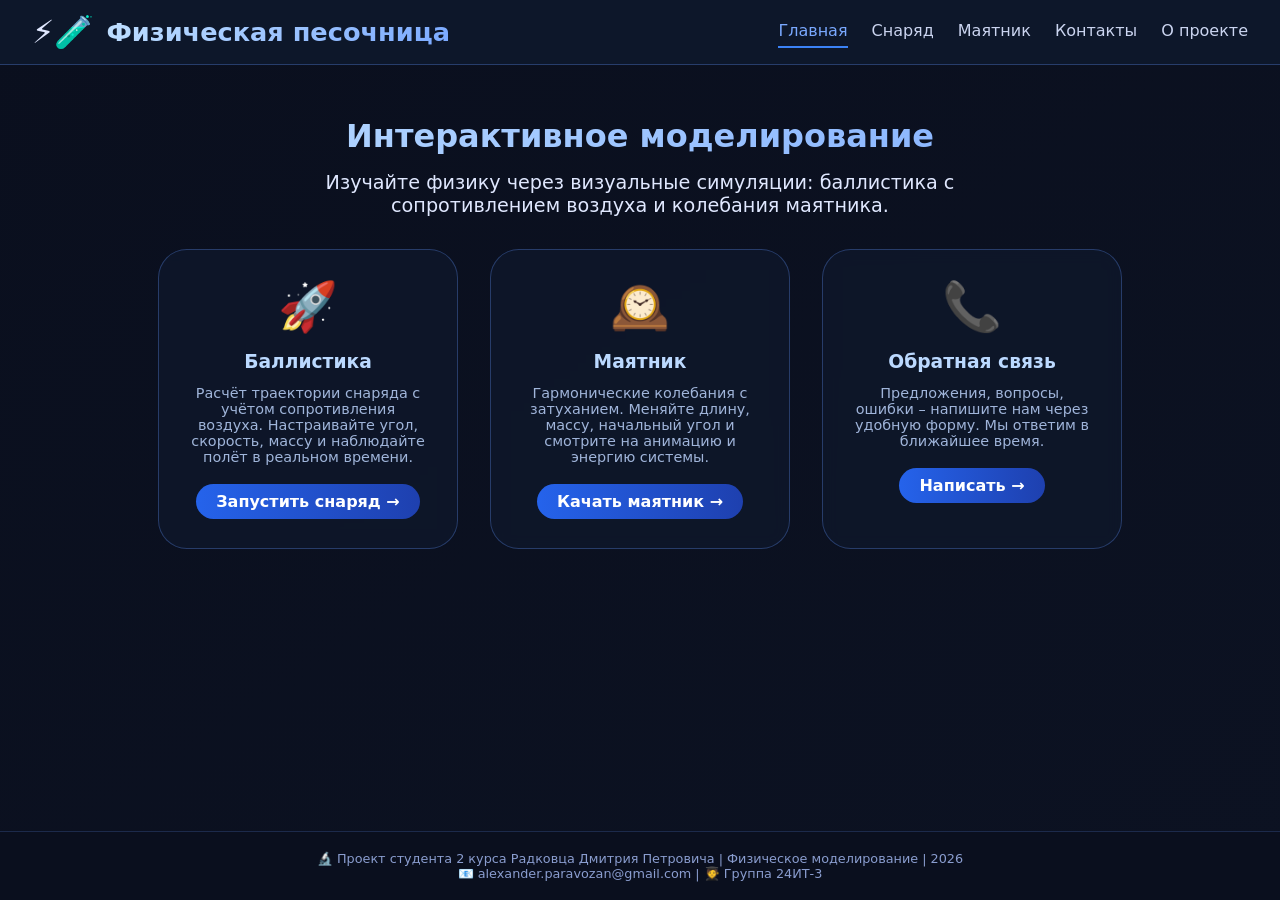
<file: index.html>
<!DOCTYPE html>
<html lang="ru">
<style>
        * {
    margin: 0;
    padding: 0;
    box-sizing: border-box;
}

body {
    font-family: 'Segoe UI', 'Poppins', 'Inter', system-ui, sans-serif;
    background: linear-gradient(145deg, #0a0f1e 0%, #0c1222 100%);
    color: #e0e8ff;
    display: flex;
    flex-direction: column;
    min-height: 100vh;
}

/* контейнер для контента */
.container {
    max-width: 1400px;
    margin: 0 auto;
    padding: 20px;
    width: 100%;
    flex: 1;
}

/* --- header --- */
.main-header {
    background: rgba(15, 25, 45, 0.85);
    backdrop-filter: blur(12px);
    border-bottom: 1px solid rgba(100, 150, 255, 0.3);
    padding: 0.8rem 2rem;
    position: sticky;
    top: 0;
    z-index: 100;
}

.header-inner {
    max-width: 1400px;
    margin: 0 auto;
    display: flex;
    justify-content: space-between;
    align-items: center;
    flex-wrap: wrap;
    gap: 1rem;
}

.logo {
    display: flex;
    align-items: center;
    gap: 12px;
}

.logo span {
    font-size: 2rem;
}

.logo h1 {
    font-size: 1.6rem;
    background: linear-gradient(135deg, #c0e0ff, #7aa9ff);
    -webkit-background-clip: text;
    background-clip: text;
    color: transparent;
}

.nav-links {
    display: flex;
    gap: 1.5rem;
    flex-wrap: wrap;
}

.nav-links a {
    color: #cbd5f0;
    text-decoration: none;
    font-weight: 500;
    transition: 0.2s;
    padding: 6px 0;
    border-bottom: 2px solid transparent;
}

.nav-links a:hover,
.nav-links a.active {
    color: #7aa9ff;
    border-bottom-color: #3b82f6;
}

/* --- хлебные крошки --- */
.breadcrumbs {
    padding: 12px 0;
    font-size: 0.85rem;
    color: #8a9dcf;
    border-bottom: 1px solid rgba(100,150,255,0.2);
    margin-bottom: 1.5rem;
}

.breadcrumbs a {
    color: #8a9dcf;
    text-decoration: none;
}

.breadcrumbs a:hover {
    color: #3b82f6;
}

.breadcrumbs span {
    color: #cbd5f0;
}

/* --- карточки на главной --- */
.cards-grid {
    display: flex;
    flex-wrap: wrap;
    gap: 2rem;
    justify-content: center;
    margin: 2rem 0;
}

.card {
    background: rgba(15, 25, 45, 0.7);
    backdrop-filter: blur(8px);
    border-radius: 1.8rem;
    border: 1px solid rgba(100, 150, 255, 0.3);
    padding: 1.8rem;
    width: 300px;
    text-align: center;
    transition: transform 0.2s, box-shadow 0.2s;
}

.card:hover {
    transform: translateY(-5px);
    box-shadow: 0 15px 30px rgba(0,0,0,0.4);
}

.card-icon {
    font-size: 3rem;
    margin-bottom: 1rem;
}

.card h3 {
    margin-bottom: 0.8rem;
    color: #bbd9ff;
}

.card p {
    font-size: 0.9rem;
    color: #a0b5da;
    margin-bottom: 1.2rem;
}

.btn {
    display: inline-block;
    background: linear-gradient(90deg, #2563eb, #1e40af);
    padding: 8px 20px;
    border-radius: 2rem;
    color: white;
    text-decoration: none;
    font-weight: bold;
    transition: 0.2s;
    border: none;
    cursor: pointer;
}

.btn:hover {
    transform: scale(0.97);
    background: linear-gradient(90deg, #3b82f6, #1e3a8a);
}

/* --- форма обратной связи --- */
.form-container {
    max-width: 600px;
    margin: 0 auto;
    background: rgba(0, 0, 0, 0.4);
    border-radius: 2rem;
    padding: 2rem;
    border: 1px solid rgba(100,150,255,0.3);
}

.form-group {
    margin-bottom: 1.2rem;
}

.form-group label {
    display: block;
    margin-bottom: 6px;
    font-weight: 500;
    color: #cfdfff;
}

.form-group input,
.form-group textarea {
    width: 100%;
    padding: 12px;
    border-radius: 1rem;
    background: #0f172a;
    border: 1px solid #2d3a5e;
    color: white;
    font-family: inherit;
    outline: none;
    transition: 0.2s;
}

.form-group input:focus,
.form-group textarea:focus {
    border-color: #3b82f6;
    box-shadow: 0 0 6px #3b82f6;
}

.form-group textarea {
    resize: vertical;
    min-height: 100px;
}

/* --- симуляторы (стили из предыдущей версии) --- */
.simulator-card {
    background: rgba(15, 25, 45, 0.65);
    backdrop-filter: blur(12px);
    border-radius: 2rem;
    border: 1px solid rgba(100, 150, 255, 0.25);
    padding: 1.8rem;
    box-shadow: 0 25px 45px rgba(0, 0, 0, 0.4);
}
.dashboard {
    display: flex;
    flex-wrap: wrap;
    gap: 1.8rem;
}
.controls-panel {
    flex: 1.2;
    min-width: 260px;
    background: rgba(0, 0, 0, 0.35);
    border-radius: 1.5rem;
    padding: 1.4rem;
}
.canvas-area {
    flex: 3;
    min-width: 500px;
}
canvas {
    width: 100%;
    background: #03060e;
    border-radius: 1.5rem;
    border: 1px solid rgba(59, 130, 246, 0.5);
    box-shadow: 0 12px 28px black;
}
.param {
    margin-bottom: 1.5rem;
}
.param label {
    display: flex;
    justify-content: space-between;
    color: #cfdfff;
    margin-bottom: 6px;
    font-size: 0.85rem;
}
input[type="range"] {
    width: 100%;
    height: 5px;
    appearance: none;
    background: #1e2a4a;
    border-radius: 5px;
    outline: none;
}
input[type="range"]::-webkit-slider-thumb {
    appearance: none;
    width: 18px;
    height: 18px;
    border-radius: 50%;
    background: #3b82f6;
    cursor: pointer;
    box-shadow: 0 0 8px #3b82f6;
}
.value-display {
    background: #0f172ad9;
    padding: 2px 10px;
    border-radius: 24px;
    font-family: monospace;
    font-size: 0.8rem;
    color: #90cdf4;
}
.stats {
    background: #03060eaa;
    border-radius: 1.5rem;
    padding: 1rem;
    margin: 1rem 0;
    display: grid;
    grid-template-columns: 1fr 1fr;
    gap: 12px;
}
.stat-card {
    background: #0a1020;
    border-radius: 1.2rem;
    padding: 8px 12px;
    text-align: center;
}
.stat-label {
    font-size: 0.7rem;
    text-transform: uppercase;
    color: #7e93b5;
}
.stat-value {
    font-size: 1.3rem;
    font-weight: bold;
    font-family: monospace;
    color: #bbd9ff;
}
button {
    background: linear-gradient(90deg, #2563eb, #1e40af);
    border: none;
    padding: 10px 18px;
    border-radius: 2rem;
    font-weight: bold;
    color: white;
    width: 100%;
    margin-top: 8px;
    cursor: pointer;
    transition: 0.2s;
}
button:disabled {
    opacity: 0.5;
    cursor: not-allowed;
}
button:hover:not(:disabled) {
    transform: scale(0.98);
}
.air-toggle {
    display: flex;
    align-items: center;
    justify-content: space-between;
    background: #0f172a;
    padding: 10px 16px;
    border-radius: 2rem;
    margin-bottom: 1rem;
}
.switch {
    position: relative;
    display: inline-block;
    width: 48px;
    height: 24px;
}
.switch input {
    opacity: 0;
    width: 0;
    height: 0;
}
.slider {
    position: absolute;
    cursor: pointer;
    top: 0;
    left: 0;
    right: 0;
    bottom: 0;
    background-color: #334155;
    transition: 0.3s;
    border-radius: 34px;
}
.slider:before {
    position: absolute;
    content: "";
    height: 18px;
    width: 18px;
    left: 3px;
    bottom: 3px;
    background-color: white;
    transition: 0.3s;
    border-radius: 50%;
}
input:checked + .slider {
    background-color: #3b82f6;
}
input:checked + .slider:before {
    transform: translateX(24px);
}

/* --- footer --- */
.main-footer {
    background: rgba(10, 15, 30, 0.9);
    text-align: center;
    padding: 1.2rem;
    border-top: 1px solid rgba(100,150,255,0.2);
    font-size: 0.8rem;
    color: #8a9dcf;
    margin-top: auto;
}

/* --- адаптив под 360px --- */
@media (max-width: 768px) {
    .header-inner {
        flex-direction: column;
        text-align: center;
    }
    .nav-links {
        justify-content: center;
    }
    .dashboard {
        flex-direction: column;
    }
    .canvas-area {
        min-width: auto;
    }
    .simulator-card {
        padding: 1rem;
    }
    .controls-panel {
        min-width: auto;
    }
    .container {
        padding: 12px;
    }
    .cards-grid {
        flex-direction: column;
        align-items: center;
    }
    .card {
        width: 100%;
        max-width: 320px;
    }
}
    </style>
<head>
    <meta charset="UTF-8">
    <meta name="viewport" content="width=device-width, initial-scale=1.0">
    <title>Физическая песочница | Главная</title>
    <link rel="stylesheet" href="style.css">
</head>
<body>
    <header class="main-header">
        <div class="header-inner">
            <div class="logo">
                <span>⚡🧪</span>
                <h1>Физическая песочница</h1>
            </div>
            <nav class="nav-links">
                <a href="index.html" class="active">Главная</a>
                <a href="ballistics.html">Снаряд</a>
                <a href="pendulum.html">Маятник</a>
                <a href="contact.html">Контакты</a>
                <a href="about.html">О проекте</a>
            </nav>
        </div>
    </header>

    <div class="container">
        <!-- Баннер / текстово-графическая информация -->
        <div style="text-align: center; margin: 2rem 0 1rem;">
            <h2 style="font-size: 2rem; background: linear-gradient(135deg, #c0e0ff, #7aa9ff); -webkit-background-clip: text; background-clip: text; color: transparent;">Интерактивное моделирование</h2>
            <p style="font-size: 1.2rem; max-width: 800px; margin: 1rem auto;">Изучайте физику через визуальные симуляции: баллистика с сопротивлением воздуха и колебания маятника.</p>
        </div>

        <!-- Карточки-ссылки на симуляторы -->
        <div class="cards-grid">
            <div class="card">
                <div class="card-icon">🚀</div>
                <h3>Баллистика</h3>
                <p>Расчёт траектории снаряда с учётом сопротивления воздуха. Настраивайте угол, скорость, массу и наблюдайте полёт в реальном времени.</p>
                <a href="ballistics.html" class="btn">Запустить снаряд →</a>
            </div>
            <div class="card">
                <div class="card-icon">🕰️</div>
                <h3>Маятник</h3>
                <p>Гармонические колебания с затуханием. Меняйте длину, массу, начальный угол и смотрите на анимацию и энергию системы.</p>
                <a href="pendulum.html" class="btn">Качать маятник →</a>
            </div>
            <div class="card">
                <div class="card-icon">📞</div>
                <h3>Обратная связь</h3>
                <p>Предложения, вопросы, ошибки – напишите нам через удобную форму. Мы ответим в ближайшее время.</p>
                <a href="contact.html" class="btn">Написать →</a>
            </div>
        </div>
    </div>

    <footer class="main-footer">
        <p>🔬 Проект студента 2 курса Радковца Дмитрия Петровича | Физическое моделирование | 2026</p>
        <p>📧 alexander.paravozan@gmail.com | 🧑‍🎓 Группа 24ИТ-3</p>
    </footer>
</body>
</html>
</file>
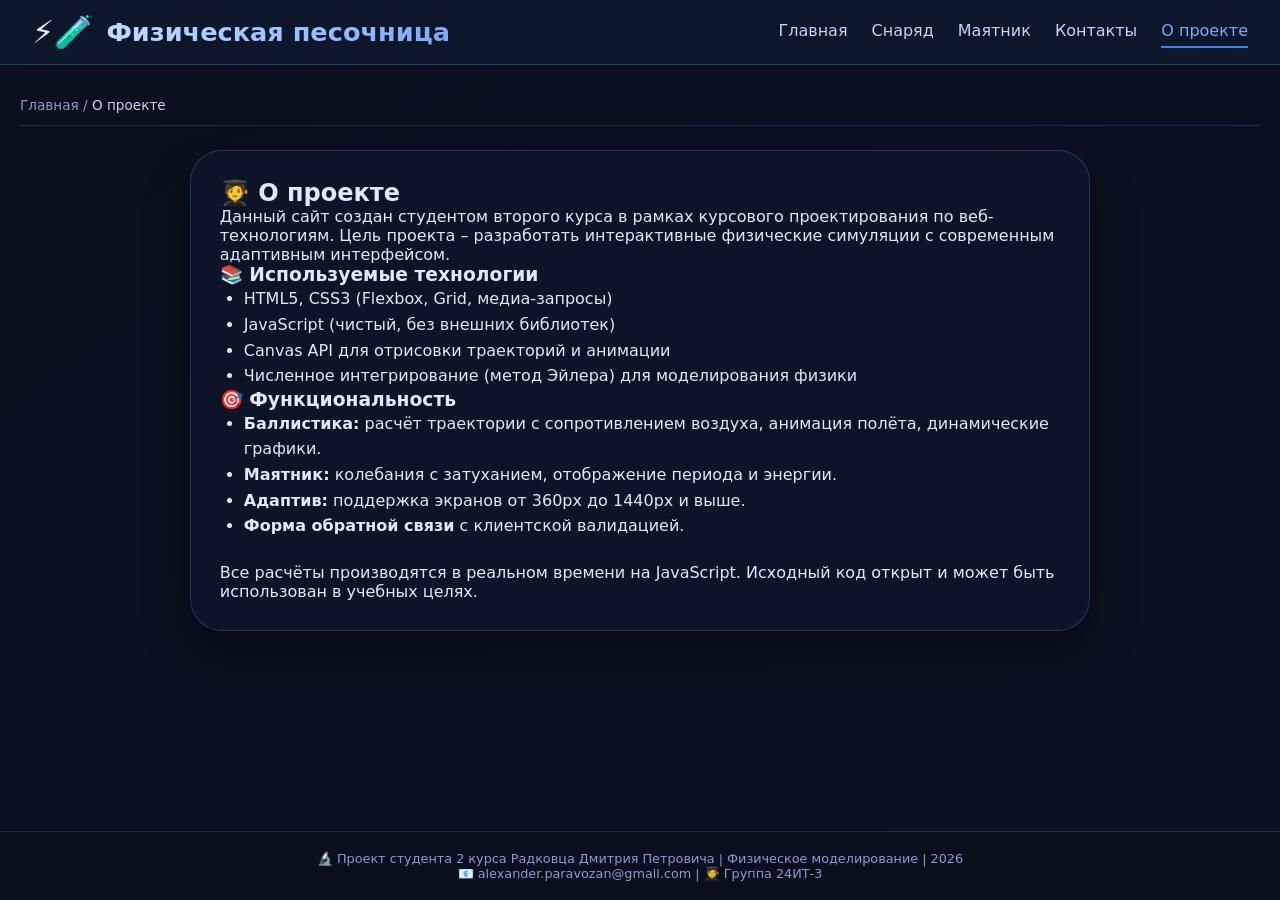
<file: about.html>
<!DOCTYPE html>
<html lang="ru">
    <style>
        * {
    margin: 0;
    padding: 0;
    box-sizing: border-box;
}

body {
    font-family: 'Segoe UI', 'Poppins', 'Inter', system-ui, sans-serif;
    background: linear-gradient(145deg, #0a0f1e 0%, #0c1222 100%);
    color: #e0e8ff;
    display: flex;
    flex-direction: column;
    min-height: 100vh;
}

/* контейнер для контента */
.container {
    max-width: 1400px;
    margin: 0 auto;
    padding: 20px;
    width: 100%;
    flex: 1;
}

/* --- header --- */
.main-header {
    background: rgba(15, 25, 45, 0.85);
    backdrop-filter: blur(12px);
    border-bottom: 1px solid rgba(100, 150, 255, 0.3);
    padding: 0.8rem 2rem;
    position: sticky;
    top: 0;
    z-index: 100;
}

.header-inner {
    max-width: 1400px;
    margin: 0 auto;
    display: flex;
    justify-content: space-between;
    align-items: center;
    flex-wrap: wrap;
    gap: 1rem;
}

.logo {
    display: flex;
    align-items: center;
    gap: 12px;
}

.logo span {
    font-size: 2rem;
}

.logo h1 {
    font-size: 1.6rem;
    background: linear-gradient(135deg, #c0e0ff, #7aa9ff);
    -webkit-background-clip: text;
    background-clip: text;
    color: transparent;
}

.nav-links {
    display: flex;
    gap: 1.5rem;
    flex-wrap: wrap;
}

.nav-links a {
    color: #cbd5f0;
    text-decoration: none;
    font-weight: 500;
    transition: 0.2s;
    padding: 6px 0;
    border-bottom: 2px solid transparent;
}

.nav-links a:hover,
.nav-links a.active {
    color: #7aa9ff;
    border-bottom-color: #3b82f6;
}

/* --- хлебные крошки --- */
.breadcrumbs {
    padding: 12px 0;
    font-size: 0.85rem;
    color: #8a9dcf;
    border-bottom: 1px solid rgba(100,150,255,0.2);
    margin-bottom: 1.5rem;
}

.breadcrumbs a {
    color: #8a9dcf;
    text-decoration: none;
}

.breadcrumbs a:hover {
    color: #3b82f6;
}

.breadcrumbs span {
    color: #cbd5f0;
}

/* --- карточки на главной --- */
.cards-grid {
    display: flex;
    flex-wrap: wrap;
    gap: 2rem;
    justify-content: center;
    margin: 2rem 0;
}

.card {
    background: rgba(15, 25, 45, 0.7);
    backdrop-filter: blur(8px);
    border-radius: 1.8rem;
    border: 1px solid rgba(100, 150, 255, 0.3);
    padding: 1.8rem;
    width: 300px;
    text-align: center;
    transition: transform 0.2s, box-shadow 0.2s;
}

.card:hover {
    transform: translateY(-5px);
    box-shadow: 0 15px 30px rgba(0,0,0,0.4);
}

.card-icon {
    font-size: 3rem;
    margin-bottom: 1rem;
}

.card h3 {
    margin-bottom: 0.8rem;
    color: #bbd9ff;
}

.card p {
    font-size: 0.9rem;
    color: #a0b5da;
    margin-bottom: 1.2rem;
}

.btn {
    display: inline-block;
    background: linear-gradient(90deg, #2563eb, #1e40af);
    padding: 8px 20px;
    border-radius: 2rem;
    color: white;
    text-decoration: none;
    font-weight: bold;
    transition: 0.2s;
    border: none;
    cursor: pointer;
}

.btn:hover {
    transform: scale(0.97);
    background: linear-gradient(90deg, #3b82f6, #1e3a8a);
}

/* --- форма обратной связи --- */
.form-container {
    max-width: 600px;
    margin: 0 auto;
    background: rgba(0, 0, 0, 0.4);
    border-radius: 2rem;
    padding: 2rem;
    border: 1px solid rgba(100,150,255,0.3);
}

.form-group {
    margin-bottom: 1.2rem;
}

.form-group label {
    display: block;
    margin-bottom: 6px;
    font-weight: 500;
    color: #cfdfff;
}

.form-group input,
.form-group textarea {
    width: 100%;
    padding: 12px;
    border-radius: 1rem;
    background: #0f172a;
    border: 1px solid #2d3a5e;
    color: white;
    font-family: inherit;
    outline: none;
    transition: 0.2s;
}

.form-group input:focus,
.form-group textarea:focus {
    border-color: #3b82f6;
    box-shadow: 0 0 6px #3b82f6;
}

.form-group textarea {
    resize: vertical;
    min-height: 100px;
}

/* --- симуляторы (стили из предыдущей версии) --- */
.simulator-card {
    background: rgba(15, 25, 45, 0.65);
    backdrop-filter: blur(12px);
    border-radius: 2rem;
    border: 1px solid rgba(100, 150, 255, 0.25);
    padding: 1.8rem;
    box-shadow: 0 25px 45px rgba(0, 0, 0, 0.4);
}
.dashboard {
    display: flex;
    flex-wrap: wrap;
    gap: 1.8rem;
}
.controls-panel {
    flex: 1.2;
    min-width: 260px;
    background: rgba(0, 0, 0, 0.35);
    border-radius: 1.5rem;
    padding: 1.4rem;
}
.canvas-area {
    flex: 3;
    min-width: 500px;
}
canvas {
    width: 100%;
    background: #03060e;
    border-radius: 1.5rem;
    border: 1px solid rgba(59, 130, 246, 0.5);
    box-shadow: 0 12px 28px black;
}
.param {
    margin-bottom: 1.5rem;
}
.param label {
    display: flex;
    justify-content: space-between;
    color: #cfdfff;
    margin-bottom: 6px;
    font-size: 0.85rem;
}
input[type="range"] {
    width: 100%;
    height: 5px;
    appearance: none;
    background: #1e2a4a;
    border-radius: 5px;
    outline: none;
}
input[type="range"]::-webkit-slider-thumb {
    appearance: none;
    width: 18px;
    height: 18px;
    border-radius: 50%;
    background: #3b82f6;
    cursor: pointer;
    box-shadow: 0 0 8px #3b82f6;
}
.value-display {
    background: #0f172ad9;
    padding: 2px 10px;
    border-radius: 24px;
    font-family: monospace;
    font-size: 0.8rem;
    color: #90cdf4;
}
.stats {
    background: #03060eaa;
    border-radius: 1.5rem;
    padding: 1rem;
    margin: 1rem 0;
    display: grid;
    grid-template-columns: 1fr 1fr;
    gap: 12px;
}
.stat-card {
    background: #0a1020;
    border-radius: 1.2rem;
    padding: 8px 12px;
    text-align: center;
}
.stat-label {
    font-size: 0.7rem;
    text-transform: uppercase;
    color: #7e93b5;
}
.stat-value {
    font-size: 1.3rem;
    font-weight: bold;
    font-family: monospace;
    color: #bbd9ff;
}
button {
    background: linear-gradient(90deg, #2563eb, #1e40af);
    border: none;
    padding: 10px 18px;
    border-radius: 2rem;
    font-weight: bold;
    color: white;
    width: 100%;
    margin-top: 8px;
    cursor: pointer;
    transition: 0.2s;
}
button:disabled {
    opacity: 0.5;
    cursor: not-allowed;
}
button:hover:not(:disabled) {
    transform: scale(0.98);
}
.air-toggle {
    display: flex;
    align-items: center;
    justify-content: space-between;
    background: #0f172a;
    padding: 10px 16px;
    border-radius: 2rem;
    margin-bottom: 1rem;
}
.switch {
    position: relative;
    display: inline-block;
    width: 48px;
    height: 24px;
}
.switch input {
    opacity: 0;
    width: 0;
    height: 0;
}
.slider {
    position: absolute;
    cursor: pointer;
    top: 0;
    left: 0;
    right: 0;
    bottom: 0;
    background-color: #334155;
    transition: 0.3s;
    border-radius: 34px;
}
.slider:before {
    position: absolute;
    content: "";
    height: 18px;
    width: 18px;
    left: 3px;
    bottom: 3px;
    background-color: white;
    transition: 0.3s;
    border-radius: 50%;
}
input:checked + .slider {
    background-color: #3b82f6;
}
input:checked + .slider:before {
    transform: translateX(24px);
}

/* --- footer --- */
.main-footer {
    background: rgba(10, 15, 30, 0.9);
    text-align: center;
    padding: 1.2rem;
    border-top: 1px solid rgba(100,150,255,0.2);
    font-size: 0.8rem;
    color: #8a9dcf;
    margin-top: auto;
}

/* --- адаптив под 360px --- */
@media (max-width: 768px) {
    .header-inner {
        flex-direction: column;
        text-align: center;
    }
    .nav-links {
        justify-content: center;
    }
    .dashboard {
        flex-direction: column;
    }
    .canvas-area {
        min-width: auto;
    }
    .simulator-card {
        padding: 1rem;
    }
    .controls-panel {
        min-width: auto;
    }
    .container {
        padding: 12px;
    }
    .cards-grid {
        flex-direction: column;
        align-items: center;
    }
    .card {
        width: 100%;
        max-width: 320px;
    }
}
    </style>
<head>
    <meta charset="UTF-8">
    <meta name="viewport" content="width=device-width, initial-scale=1.0">
    <title>О проекте | Физическая песочница</title>
    <link rel="stylesheet" href="style.css">
</head>
<body>
    <header class="main-header">
        <div class="header-inner">
            <div class="logo">
                <span>⚡🧪</span>
                <h1>Физическая песочница</h1>
            </div>
            <nav class="nav-links">
                <a href="index.html">Главная</a>
                <a href="ballistics.html">Снаряд</a>
                <a href="pendulum.html">Маятник</a>
                <a href="contact.html">Контакты</a>
                <a href="about.html" class="active">О проекте</a>
            </nav>
        </div>
    </header>

    <div class="container">
        <div class="breadcrumbs">
            <a href="index.html">Главная</a> / <span>О проекте</span>
        </div>

        <div class="simulator-card" style="max-width: 900px; margin: 0 auto;">
            <h2>🧑‍🎓 О проекте</h2>
            <p>Данный сайт создан студентом второго курса в рамках курсового проектирования по веб-технологиям. Цель проекта – разработать интерактивные физические симуляции с современным адаптивным интерфейсом.</p>
            <h3>📚 Используемые технологии</h3>
            <ul style="margin-left: 1.5rem; line-height: 1.6;">
                <li>HTML5, CSS3 (Flexbox, Grid, медиа-запросы)</li>
                <li>JavaScript (чистый, без внешних библиотек)</li>
                <li>Canvas API для отрисовки траекторий и анимации</li>
                <li>Численное интегрирование (метод Эйлера) для моделирования физики</li>
            </ul>
            <h3>🎯 Функциональность</h3>
            <ul style="margin-left: 1.5rem; line-height: 1.6;">
                <li><strong>Баллистика:</strong> расчёт траектории с сопротивлением воздуха, анимация полёта, динамические графики.</li>
                <li><strong>Маятник:</strong> колебания с затуханием, отображение периода и энергии.</li>
                <li><strong>Адаптив:</strong> поддержка экранов от 360px до 1440px и выше.</li>
                <li><strong>Форма обратной связи</strong> с клиентской валидацией.</li>
            </ul>
            <p style="margin-top: 1.5rem;">Все расчёты производятся в реальном времени на JavaScript. Исходный код открыт и может быть использован в учебных целях.</p>
        </div>
    </div>

    <footer class="main-footer">
        <p>🔬 Проект студента 2 курса Радковца Дмитрия Петровича | Физическое моделирование | 2026</p>
        <p>📧 alexander.paravozan@gmail.com | 🧑‍🎓 Группа 24ИТ-3</p>
    </footer>
</body>
</html>
</file>
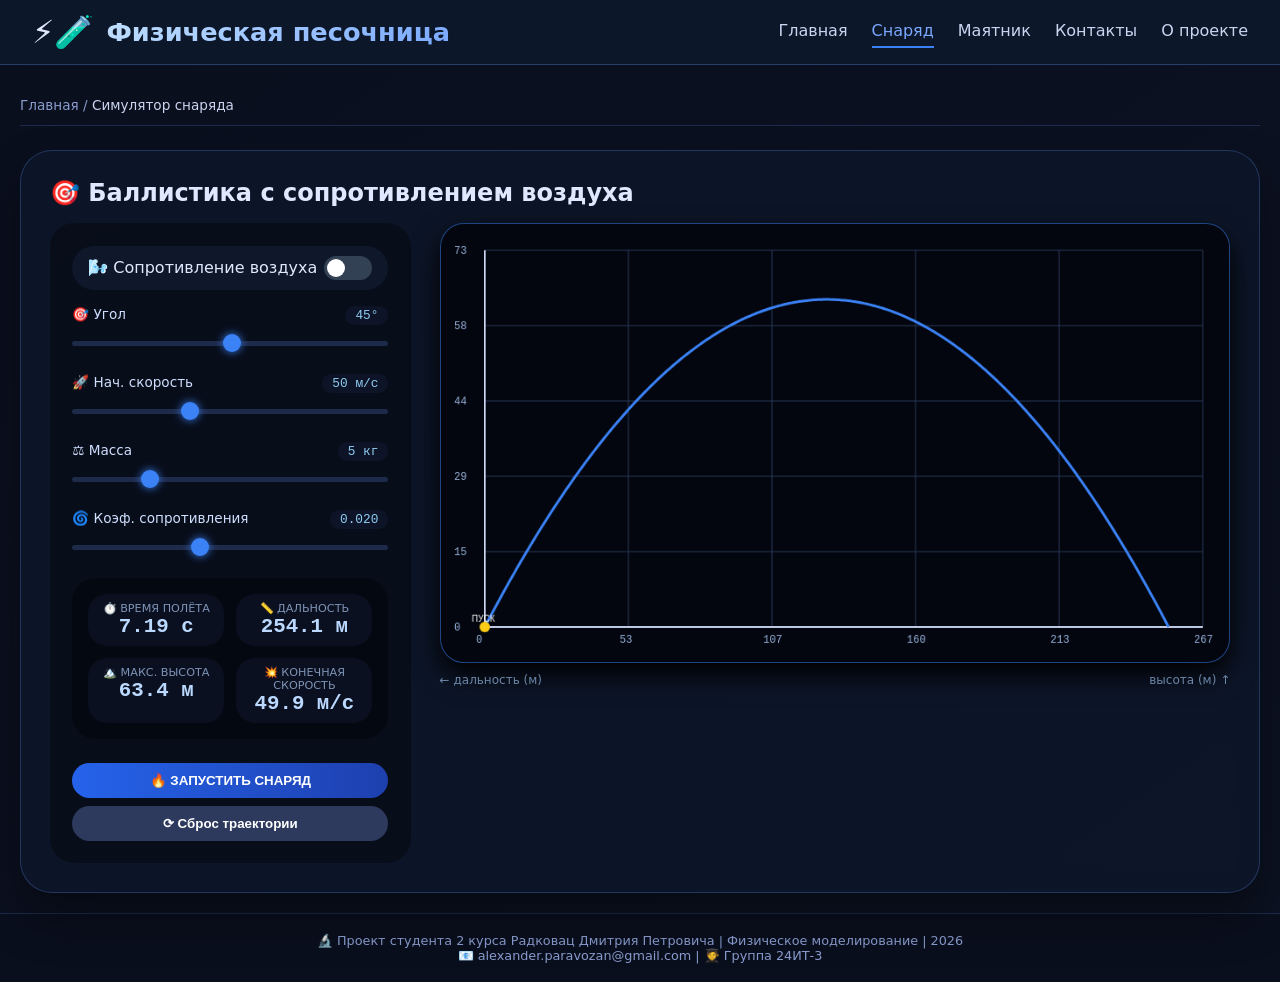
<file: ballistics.html>
<!DOCTYPE html>
<html lang="ru">
<style>
        * {
    margin: 0;
    padding: 0;
    box-sizing: border-box;
}

body {
    font-family: 'Segoe UI', 'Poppins', 'Inter', system-ui, sans-serif;
    background: linear-gradient(145deg, #0a0f1e 0%, #0c1222 100%);
    color: #e0e8ff;
    display: flex;
    flex-direction: column;
    min-height: 100vh;
}

/* контейнер для контента */
.container {
    max-width: 1400px;
    margin: 0 auto;
    padding: 20px;
    width: 100%;
    flex: 1;
}

/* --- header --- */
.main-header {
    background: rgba(15, 25, 45, 0.85);
    backdrop-filter: blur(12px);
    border-bottom: 1px solid rgba(100, 150, 255, 0.3);
    padding: 0.8rem 2rem;
    position: sticky;
    top: 0;
    z-index: 100;
}

.header-inner {
    max-width: 1400px;
    margin: 0 auto;
    display: flex;
    justify-content: space-between;
    align-items: center;
    flex-wrap: wrap;
    gap: 1rem;
}

.logo {
    display: flex;
    align-items: center;
    gap: 12px;
}

.logo span {
    font-size: 2rem;
}

.logo h1 {
    font-size: 1.6rem;
    background: linear-gradient(135deg, #c0e0ff, #7aa9ff);
    -webkit-background-clip: text;
    background-clip: text;
    color: transparent;
}

.nav-links {
    display: flex;
    gap: 1.5rem;
    flex-wrap: wrap;
}

.nav-links a {
    color: #cbd5f0;
    text-decoration: none;
    font-weight: 500;
    transition: 0.2s;
    padding: 6px 0;
    border-bottom: 2px solid transparent;
}

.nav-links a:hover,
.nav-links a.active {
    color: #7aa9ff;
    border-bottom-color: #3b82f6;
}

/* --- хлебные крошки --- */
.breadcrumbs {
    padding: 12px 0;
    font-size: 0.85rem;
    color: #8a9dcf;
    border-bottom: 1px solid rgba(100,150,255,0.2);
    margin-bottom: 1.5rem;
}

.breadcrumbs a {
    color: #8a9dcf;
    text-decoration: none;
}

.breadcrumbs a:hover {
    color: #3b82f6;
}

.breadcrumbs span {
    color: #cbd5f0;
}

/* --- карточки на главной --- */
.cards-grid {
    display: flex;
    flex-wrap: wrap;
    gap: 2rem;
    justify-content: center;
    margin: 2rem 0;
}

.card {
    background: rgba(15, 25, 45, 0.7);
    backdrop-filter: blur(8px);
    border-radius: 1.8rem;
    border: 1px solid rgba(100, 150, 255, 0.3);
    padding: 1.8rem;
    width: 300px;
    text-align: center;
    transition: transform 0.2s, box-shadow 0.2s;
}

.card:hover {
    transform: translateY(-5px);
    box-shadow: 0 15px 30px rgba(0,0,0,0.4);
}

.card-icon {
    font-size: 3rem;
    margin-bottom: 1rem;
}

.card h3 {
    margin-bottom: 0.8rem;
    color: #bbd9ff;
}

.card p {
    font-size: 0.9rem;
    color: #a0b5da;
    margin-bottom: 1.2rem;
}

.btn {
    display: inline-block;
    background: linear-gradient(90deg, #2563eb, #1e40af);
    padding: 8px 20px;
    border-radius: 2rem;
    color: white;
    text-decoration: none;
    font-weight: bold;
    transition: 0.2s;
    border: none;
    cursor: pointer;
}

.btn:hover {
    transform: scale(0.97);
    background: linear-gradient(90deg, #3b82f6, #1e3a8a);
}

/* --- форма обратной связи --- */
.form-container {
    max-width: 600px;
    margin: 0 auto;
    background: rgba(0, 0, 0, 0.4);
    border-radius: 2rem;
    padding: 2rem;
    border: 1px solid rgba(100,150,255,0.3);
}

.form-group {
    margin-bottom: 1.2rem;
}

.form-group label {
    display: block;
    margin-bottom: 6px;
    font-weight: 500;
    color: #cfdfff;
}

.form-group input,
.form-group textarea {
    width: 100%;
    padding: 12px;
    border-radius: 1rem;
    background: #0f172a;
    border: 1px solid #2d3a5e;
    color: white;
    font-family: inherit;
    outline: none;
    transition: 0.2s;
}

.form-group input:focus,
.form-group textarea:focus {
    border-color: #3b82f6;
    box-shadow: 0 0 6px #3b82f6;
}

.form-group textarea {
    resize: vertical;
    min-height: 100px;
}

/* --- симуляторы (стили из предыдущей версии) --- */
.simulator-card {
    background: rgba(15, 25, 45, 0.65);
    backdrop-filter: blur(12px);
    border-radius: 2rem;
    border: 1px solid rgba(100, 150, 255, 0.25);
    padding: 1.8rem;
    box-shadow: 0 25px 45px rgba(0, 0, 0, 0.4);
}
.dashboard {
    display: flex;
    flex-wrap: wrap;
    gap: 1.8rem;
}
.controls-panel {
    flex: 1.2;
    min-width: 260px;
    background: rgba(0, 0, 0, 0.35);
    border-radius: 1.5rem;
    padding: 1.4rem;
}
.canvas-area {
    flex: 3;
    min-width: 500px;
}
canvas {
    width: 100%;
    background: #03060e;
    border-radius: 1.5rem;
    border: 1px solid rgba(59, 130, 246, 0.5);
    box-shadow: 0 12px 28px black;
}
.param {
    margin-bottom: 1.5rem;
}
.param label {
    display: flex;
    justify-content: space-between;
    color: #cfdfff;
    margin-bottom: 6px;
    font-size: 0.85rem;
}
input[type="range"] {
    width: 100%;
    height: 5px;
    appearance: none;
    background: #1e2a4a;
    border-radius: 5px;
    outline: none;
}
input[type="range"]::-webkit-slider-thumb {
    appearance: none;
    width: 18px;
    height: 18px;
    border-radius: 50%;
    background: #3b82f6;
    cursor: pointer;
    box-shadow: 0 0 8px #3b82f6;
}
.value-display {
    background: #0f172ad9;
    padding: 2px 10px;
    border-radius: 24px;
    font-family: monospace;
    font-size: 0.8rem;
    color: #90cdf4;
}
.stats {
    background: #03060eaa;
    border-radius: 1.5rem;
    padding: 1rem;
    margin: 1rem 0;
    display: grid;
    grid-template-columns: 1fr 1fr;
    gap: 12px;
}
.stat-card {
    background: #0a1020;
    border-radius: 1.2rem;
    padding: 8px 12px;
    text-align: center;
}
.stat-label {
    font-size: 0.7rem;
    text-transform: uppercase;
    color: #7e93b5;
}
.stat-value {
    font-size: 1.3rem;
    font-weight: bold;
    font-family: monospace;
    color: #bbd9ff;
}
button {
    background: linear-gradient(90deg, #2563eb, #1e40af);
    border: none;
    padding: 10px 18px;
    border-radius: 2rem;
    font-weight: bold;
    color: white;
    width: 100%;
    margin-top: 8px;
    cursor: pointer;
    transition: 0.2s;
}
button:disabled {
    opacity: 0.5;
    cursor: not-allowed;
}
button:hover:not(:disabled) {
    transform: scale(0.98);
}
.air-toggle {
    display: flex;
    align-items: center;
    justify-content: space-between;
    background: #0f172a;
    padding: 10px 16px;
    border-radius: 2rem;
    margin-bottom: 1rem;
}
.switch {
    position: relative;
    display: inline-block;
    width: 48px;
    height: 24px;
}
.switch input {
    opacity: 0;
    width: 0;
    height: 0;
}
.slider {
    position: absolute;
    cursor: pointer;
    top: 0;
    left: 0;
    right: 0;
    bottom: 0;
    background-color: #334155;
    transition: 0.3s;
    border-radius: 34px;
}
.slider:before {
    position: absolute;
    content: "";
    height: 18px;
    width: 18px;
    left: 3px;
    bottom: 3px;
    background-color: white;
    transition: 0.3s;
    border-radius: 50%;
}
input:checked + .slider {
    background-color: #3b82f6;
}
input:checked + .slider:before {
    transform: translateX(24px);
}

/* --- footer --- */
.main-footer {
    background: rgba(10, 15, 30, 0.9);
    text-align: center;
    padding: 1.2rem;
    border-top: 1px solid rgba(100,150,255,0.2);
    font-size: 0.8rem;
    color: #8a9dcf;
    margin-top: auto;
}

/* --- адаптив под 360px --- */
@media (max-width: 768px) {
    .header-inner {
        flex-direction: column;
        text-align: center;
    }
    .nav-links {
        justify-content: center;
    }
    .dashboard {
        flex-direction: column;
    }
    .canvas-area {
        min-width: auto;
    }
    .simulator-card {
        padding: 1rem;
    }
    .controls-panel {
        min-width: auto;
    }
    .container {
        padding: 12px;
    }
    .cards-grid {
        flex-direction: column;
        align-items: center;
    }
    .card {
        width: 100%;
        max-width: 320px;
    }
}
@media (max-width: 600px) {
    .container {
        padding: 12px;
    }

    /* Управление: колонкой */
    .dashboard {
        flex-direction: column;
    }
    .controls-panel, .canvas-area {
        min-width: auto;
        width: 100%;
    }

    /* Увеличиваем отступы и размеры для пальцев */
    .param label {
        font-size: 1rem;
        margin-bottom: 8px;
    }
    input[type="range"] {
        height: 8px;           /* выше дорожка */
        margin: 12px 0;
    }
    input[type="range"]::-webkit-slider-thumb {
        width: 28px;
        height: 28px;
        background: #3b82f6;
        box-shadow: 0 0 6px #3b82f6;
    }
    button {
        padding: 14px 18px;
        font-size: 1.1rem;
        margin-top: 12px;
    }
    .stat-card {
        padding: 10px 6px;
    }
    .stat-value {
        font-size: 1.2rem;
    }
    /* Холст: фиксированная высота для мобильных */
    canvas {
        height: auto;
        min-height: 280px;
    }
    /* Переключатель сопротивления больше */
    .air-toggle {
        padding: 12px 16px;
    }
    .switch {
        width: 56px;
        height: 28px;
    }
    .switch .slider:before {
        height: 22px;
        width: 22px;
    }
    input:checked + .slider:before {
        transform: translateX(28px);
    }
    /* Хлебные крошки */
    .breadcrumbs {
        font-size: 0.75rem;
        margin-bottom: 1rem;
    }
    /* Карточки на главной */
    .card {
        width: 100%;
        max-width: none;
        padding: 1.2rem;
    }
    /* Форма обратной связи */
    .form-container {
        padding: 1.2rem;
    }
    .form-group input, .form-group textarea {
        padding: 12px;
        font-size: 16px; /* предотвращает масштабирование в iOS */
    }
}

/* Дополнительно для очень маленьких (менее 400px) */
@media (max-width: 400px) {
    .stats {
        grid-template-columns: 1fr; /* две строки в столбец */
        gap: 8px;
    }
    .stat-card {
        text-align: center;
    }
    .main-header .header-inner {
        gap: 0.5rem;
    }
    .nav-links a {
        font-size: 0.85rem;
        padding: 4px 6px;
    }
}
    </style>
<head>
    <meta charset="UTF-8">
    <meta name="viewport" content="width=device-width, initial-scale=1.0">
    <title>Баллистика | Физическая песочница</title>
    <link rel="stylesheet" href="style.css">
    <style>
        /* Дополнительные стили для canvas (размер уже в style.css) */
        #ballisticCanvas {
            width: 100%;
            aspect-ratio: 900/500;
        }
    </style>
</head>
<body>
    <header class="main-header">
        <div class="header-inner">
            <div class="logo">
                <span>⚡🧪</span>
                <h1>Физическая песочница</h1>
            </div>
            <nav class="nav-links">
                <a href="index.html">Главная</a>
                <a href="ballistics.html" class="active">Снаряд</a>
                <a href="pendulum.html">Маятник</a>
                <a href="contact.html">Контакты</a>
                <a href="about.html">О проекте</a>
            </nav>
        </div>
    </header>

    <div class="container">
        <!-- "Хлебные крошки" (второстепенная страница) -->
        <div class="breadcrumbs">
            <a href="index.html">Главная</a> / <span>Симулятор снаряда</span>
        </div>

        <div class="simulator-card">
            <h2 style="margin-top:0; margin-bottom:1rem;">🎯 Баллистика с сопротивлением воздуха</h2>
            <div class="dashboard">
                <div class="controls-panel">
                    <div class="air-toggle">
                        <span>🌬️ Сопротивление воздуха</span>
                        <label class="switch">
                            <input type="checkbox" id="airResistanceToggle">
                            <span class="slider"></span>
                        </label>
                    </div>
                    <div class="param">
                        <label>🎯 Угол <span id="angleVal" class="value-display">45°</span></label>
                        <input type="range" id="angle" min="0" max="89" step="1" value="45">
                    </div>
                    <div class="param">
                        <label>🚀 Нач. скорость <span id="speedVal" class="value-display">50 м/с</span></label>
                        <input type="range" id="speed" min="10" max="120" step="1" value="50">
                    </div>
                    <div class="param">
                        <label>⚖️ Масса <span id="massVal" class="value-display">5 кг</span></label>
                        <input type="range" id="mass" min="0.5" max="20" step="0.5" value="5">
                    </div>
                    <div class="param">
                        <label>🌀 Коэф. сопротивления <span id="dragVal" class="value-display">0.020</span></label>
                        <input type="range" id="dragCoef" min="0" max="0.05" step="0.001" value="0.02">
                    </div>
                    <div class="stats">
                        <div class="stat-card"><div class="stat-label">⏱️ Время полёта</div><div id="timeOfFlight" class="stat-value">0.00 с</div></div>
                        <div class="stat-card"><div class="stat-label">📏 Дальность</div><div id="maxRange" class="stat-value">0.00 м</div></div>
                        <div class="stat-card"><div class="stat-label">🏔️ Макс. высота</div><div id="maxHeight" class="stat-value">0.00 м</div></div>
                        <div class="stat-card"><div class="stat-label">💥 Конечная скорость</div><div id="finalSpeed" class="stat-value">0.00 м/с</div></div>
                    </div>
                    <button id="launchBtn">🔥 ЗАПУСТИТЬ СНАРЯД</button>
                    <button id="resetBtn" style="background:#2d3a5e;">⟳ Сброс траектории</button>
                </div>
                <div class="canvas-area">
                    <canvas id="ballisticCanvas" width="900" height="500"></canvas>
                    <div style="display:flex; justify-content:space-between; margin-top:6px; font-size:12px; color:#6c86a8;">
                        <span>← дальность (м)</span><span>высота (м) ↑</span>
                    </div>
                </div>
            </div>
        </div>
    </div>

    <footer class="main-footer">
        <p>🔬 Проект студента 2 курса Радковац Дмитрия Петровича | Физическое моделирование | 2026</p>
        <p>📧 alexander.paravozan@gmail.com | 🧑‍🎓 Группа 24ИТ-3</p>
    </footer>

    <script>
        (function(){
            const g_ball = 9.81;
            let airEnabled = false;
            
            const angleSlider = document.getElementById('angle');
            const speedSlider = document.getElementById('speed');
            const massSlider = document.getElementById('mass');
            const dragSlider = document.getElementById('dragCoef');
            const angleVal = document.getElementById('angleVal');
            const speedVal = document.getElementById('speedVal');
            const massVal = document.getElementById('massVal');
            const dragVal = document.getElementById('dragVal');
            const airToggle = document.getElementById('airResistanceToggle');
            const launchBtn = document.getElementById('launchBtn');
            const resetBtn = document.getElementById('resetBtn');
            const timeSpan = document.getElementById('timeOfFlight');
            const rangeSpan = document.getElementById('maxRange');
            const heightSpan = document.getElementById('maxHeight');
            const finalSpeedSpan = document.getElementById('finalSpeed');
            const canvasBall = document.getElementById('ballisticCanvas');
            const ctxBall = canvasBall.getContext('2d');
            
            let animFrameBall = null;
            let isAnimatingBall = false;
            let currentTrajectory = [];
            let animationPoints = [];
            let lastResult = null;
            let xMax = 250, yMax = 80;
            const margin = { left: 50, right: 30, top: 30, bottom: 40 };
            
            function updateScale(xRange, yRange) {
                if (xRange > 0) xMax = Math.max(xRange, 1);
                if (yRange > 0) yMax = Math.max(yRange, 1);
                xMax = xMax * 1.05;
                yMax = yMax * 1.15;
                if (xMax < 10) xMax = 100;
                if (yMax < 5) yMax = 60;
            }
            function toPixelX(x) { return margin.left + (x / xMax) * (canvasBall.width - margin.left - margin.right); }
            function toPixelY(y) { return canvasBall.height - margin.bottom - (y / yMax) * (canvasBall.height - margin.top - margin.bottom); }
            
            function computeTrajectory(v0, angleDeg, mass, dragCoeff, withAir) {
                const rad = angleDeg * Math.PI/180;
                let vx = v0 * Math.cos(rad);
                let vy = v0 * Math.sin(rad);
                let x = 0, y = 0;
                let dt = 0.02;
                let points = [{x:0, y:0}];
                let maxH = 0, time = 0, finalV = 0;
                let landed = false;
                while (!landed && time < 30) {
                    let ax = 0, ay = -g_ball;
                    if (withAir && dragCoeff > 0) {
                        let speed = Math.hypot(vx, vy);
                        let k = dragCoeff / mass;
                        let dragAcc = k * speed;
                        ax = -dragAcc * vx;
                        ay = ay - dragAcc * vy;
                    }
                    vx += ax * dt;
                    vy += ay * dt;
                    x += vx * dt;
                    y += vy * dt;
                    time += dt;
                    if (y > maxH) maxH = y;
                    points.push({x: x, y: Math.max(0, y)});
                    if (y <= 0 && vy < 0 && time > 0.05) {
                        let last = points[points.length-2];
                        if (last && last.y > 0) {
                            let frac = last.y / (last.y - y);
                            let intersectX = last.x + (x - last.x) * frac;
                            points[points.length-1] = {x: intersectX, y: 0};
                            time = time - dt + dt * frac;
                            finalV = Math.hypot(vx, vy);
                        }
                        landed = true;
                        break;
                    }
                    if (x > 800) break;
                }
                return { points, range: points[points.length-1].x, maxHeight: maxH, time, finalSpeed: finalV };
            }
            
            function drawGrid() {
                ctxBall.save();
                ctxBall.strokeStyle = "#2a3b5c";
                ctxBall.fillStyle = "#9bb5e0";
                ctxBall.font = "12px monospace";
                ctxBall.lineWidth = 1;
                for (let i=0;i<=5;i++) {
                    let xVal = (xMax/5)*i;
                    let px = toPixelX(xVal);
                    ctxBall.beginPath();
                    ctxBall.moveTo(px, toPixelY(0));
                    ctxBall.lineTo(px, toPixelY(yMax));
                    ctxBall.stroke();
                    ctxBall.fillText(xVal.toFixed(0), px-10, toPixelY(0)+18);
                }
                for (let i=0;i<=5;i++) {
                    let yVal = (yMax/5)*i;
                    let py = toPixelY(yVal);
                    ctxBall.beginPath();
                    ctxBall.moveTo(toPixelX(0), py);
                    ctxBall.lineTo(toPixelX(xMax), py);
                    ctxBall.stroke();
                    ctxBall.fillText(yVal.toFixed(0), toPixelX(0)-35, py+4);
                }
                ctxBall.beginPath();
                ctxBall.lineWidth = 2;
                ctxBall.strokeStyle = "#cbd5f0";
                ctxBall.moveTo(toPixelX(0), toPixelY(0));
                ctxBall.lineTo(toPixelX(xMax), toPixelY(0));
                ctxBall.moveTo(toPixelX(0), toPixelY(0));
                ctxBall.lineTo(toPixelX(0), toPixelY(yMax));
                ctxBall.stroke();
                ctxBall.restore();
            }
            
            function drawTraj(points, color, lw) {
                if (!points || points.length<2) return;
                ctxBall.beginPath();
                ctxBall.lineWidth = lw;
                ctxBall.strokeStyle = color;
                let p0 = points[0];
                if (!p0 || typeof p0.x !== 'number') return;
                ctxBall.moveTo(toPixelX(p0.x), toPixelY(p0.y));
                for (let i=1;i<points.length;i++) {
                    let p = points[i];
                    if (p && typeof p.x === 'number') ctxBall.lineTo(toPixelX(p.x), toPixelY(p.y));
                }
                ctxBall.stroke();
                ctxBall.fillStyle = "#facc15";
                ctxBall.beginPath();
                ctxBall.arc(toPixelX(0), toPixelY(0), 6, 0, 2*Math.PI);
                ctxBall.fill();
                ctxBall.fillStyle = "white";
                ctxBall.fillText("ПУСК", toPixelX(0)-15, toPixelY(0)-6);
            }
            
            function drawFullTrajectory() {
                if (!canvasBall) return;
                ctxBall.clearRect(0, 0, canvasBall.width, canvasBall.height);
                drawGrid();
                if (currentTrajectory.length) drawTraj(currentTrajectory, "#3b82f6", 3);
            }
            
            function drawWithBall(ballPoint) {
                ctxBall.clearRect(0, 0, canvasBall.width, canvasBall.height);
                drawGrid();
                if (currentTrajectory.length) drawTraj(currentTrajectory, "#3b82f6", 3);
                if (ballPoint && typeof ballPoint.x === 'number') {
                    ctxBall.fillStyle = "#ff884d";
                    ctxBall.shadowBlur = 12;
                    ctxBall.beginPath();
                    ctxBall.arc(toPixelX(ballPoint.x), toPixelY(ballPoint.y), 7, 0, 2*Math.PI);
                    ctxBall.fill();
                    ctxBall.shadowBlur = 0;
                }
            }
            
            function setControlsEnabled(enabled) {
                [angleSlider, speedSlider, massSlider, dragSlider, airToggle, launchBtn].forEach(c => { if(c) c.disabled = !enabled; });
            }
            
            function stopBallAnimation(resetControls=true) {
                if (animFrameBall) cancelAnimationFrame(animFrameBall);
                isAnimatingBall = false;
                if (resetControls) setControlsEnabled(true);
                drawFullTrajectory();
            }
            
            function startAnimation(points) {
                if (animFrameBall) stopBallAnimation(false);
                if (!points || points.length<2) return;
                isAnimatingBall = true;
                animationPoints = points;
                let duration = lastResult && lastResult.time>0 ? lastResult.time : 2;
                let startTime = performance.now();
                setControlsEnabled(false);
                function step(now) {
                    if (!isAnimatingBall) {
                        setControlsEnabled(true);
                        if(animFrameBall) cancelAnimationFrame(animFrameBall);
                        return;
                    }
                    let t = Math.min(1, (now-startTime)/duration);
                    let idx = Math.floor(t * (animationPoints.length-1));
                    if (idx >= animationPoints.length-1 || t>=1) {
                        drawFullTrajectory();
                        isAnimatingBall = false;
                        setControlsEnabled(true);
                        if(animFrameBall) cancelAnimationFrame(animFrameBall);
                        return;
                    }
                    let pt = animationPoints[idx];
                    if (pt && typeof pt.x === 'number') drawWithBall(pt);
                    else drawFullTrajectory();
                    animFrameBall = requestAnimationFrame(step);
                }
                animFrameBall = requestAnimationFrame(step);
            }
            
            function updateSim(animateAfter=false) {
                const angle = parseFloat(angleSlider.value);
                const speed = parseFloat(speedSlider.value);
                const mass = parseFloat(massSlider.value);
                const drag = parseFloat(dragSlider.value);
                const res = computeTrajectory(speed, angle, mass, airEnabled ? drag : 0, airEnabled);
                lastResult = res;
                timeSpan.innerText = res.time.toFixed(2)+" с";
                rangeSpan.innerText = res.range.toFixed(1)+" м";
                heightSpan.innerText = res.maxHeight.toFixed(1)+" м";
                finalSpeedSpan.innerText = res.finalSpeed.toFixed(1)+" м/с";
                updateScale(res.range, res.maxHeight);
                currentTrajectory = res.points.slice();
                drawFullTrajectory();
                if (animateAfter && !isAnimatingBall) startAnimation(res.points);
            }
            
            function resetAndDraw() {
                if (isAnimatingBall) stopBallAnimation(true);
                updateSim(false);
            }
            function launch() {
                if (isAnimatingBall) stopBallAnimation(true);
                updateSim(true);
            }
            function updateLabelsBall() {
                angleVal.innerText = angleSlider.value+"°";
                speedVal.innerText = speedSlider.value+" м/с";
                massVal.innerText = massSlider.value+" кг";
                dragVal.innerText = parseFloat(dragSlider.value).toFixed(3);
            }
            
            angleSlider.addEventListener('input', () => { updateLabelsBall(); resetAndDraw(); });
            speedSlider.addEventListener('input', () => { updateLabelsBall(); resetAndDraw(); });
            massSlider.addEventListener('input', () => { updateLabelsBall(); resetAndDraw(); });
            dragSlider.addEventListener('input', () => { updateLabelsBall(); resetAndDraw(); });
            airToggle.addEventListener('change', (e) => { airEnabled = e.target.checked; resetAndDraw(); });
            launchBtn.addEventListener('click', launch);
            resetBtn.addEventListener('click', resetAndDraw);
            window.addEventListener('resize', () => drawFullTrajectory());
            
            canvasBall.width = 900; canvasBall.height = 500;
            updateLabelsBall();
            airEnabled = false; airToggle.checked = false;
            updateSim(false);
        })();
    </script>
</body>
</html>
</file>
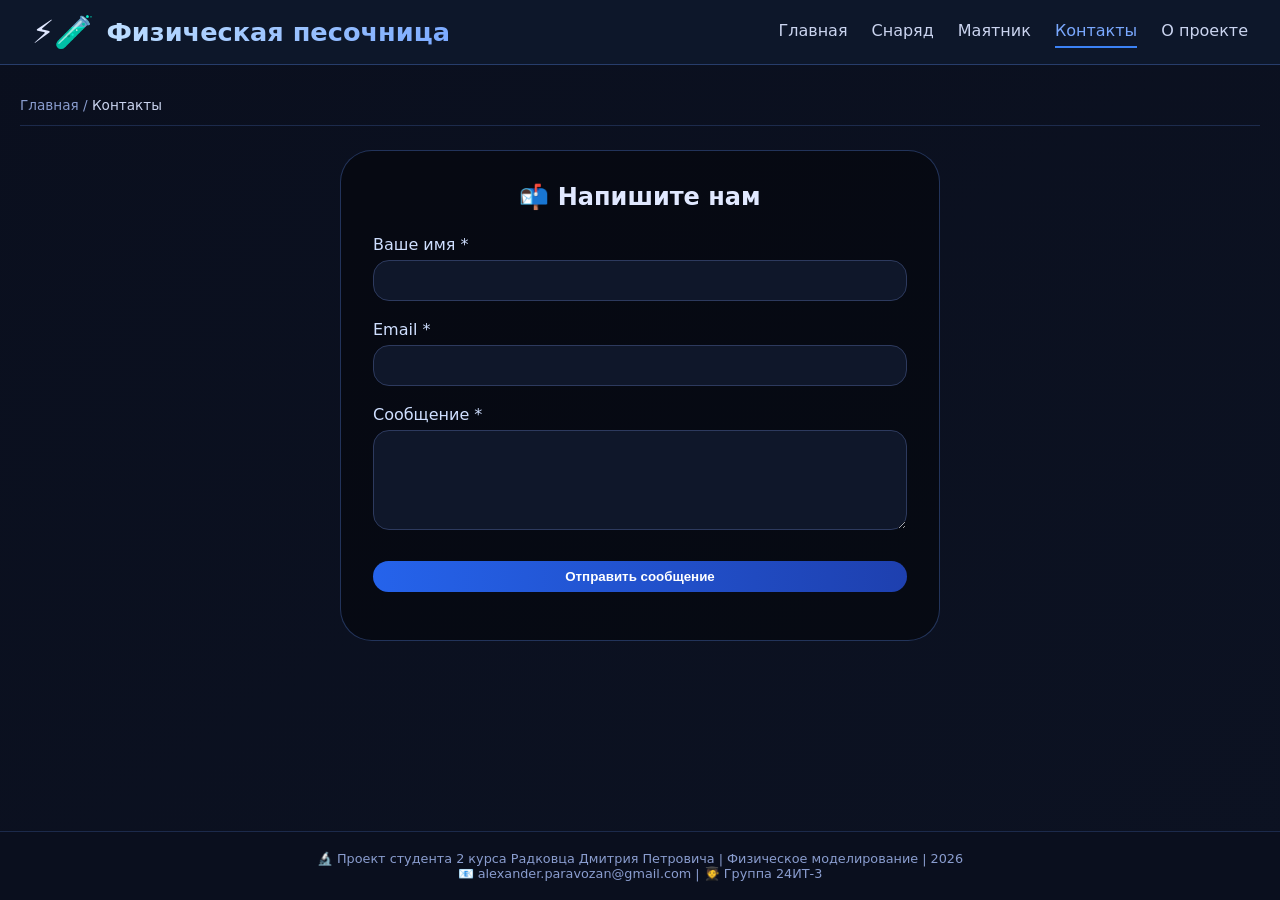
<file: contact.html>
<!DOCTYPE html>
<html lang="ru">
<style>
        * {
    margin: 0;
    padding: 0;
    box-sizing: border-box;
}

body {
    font-family: 'Segoe UI', 'Poppins', 'Inter', system-ui, sans-serif;
    background: linear-gradient(145deg, #0a0f1e 0%, #0c1222 100%);
    color: #e0e8ff;
    display: flex;
    flex-direction: column;
    min-height: 100vh;
}

/* контейнер для контента */
.container {
    max-width: 1400px;
    margin: 0 auto;
    padding: 20px;
    width: 100%;
    flex: 1;
}

/* --- header --- */
.main-header {
    background: rgba(15, 25, 45, 0.85);
    backdrop-filter: blur(12px);
    border-bottom: 1px solid rgba(100, 150, 255, 0.3);
    padding: 0.8rem 2rem;
    position: sticky;
    top: 0;
    z-index: 100;
}

.header-inner {
    max-width: 1400px;
    margin: 0 auto;
    display: flex;
    justify-content: space-between;
    align-items: center;
    flex-wrap: wrap;
    gap: 1rem;
}

.logo {
    display: flex;
    align-items: center;
    gap: 12px;
}

.logo span {
    font-size: 2rem;
}

.logo h1 {
    font-size: 1.6rem;
    background: linear-gradient(135deg, #c0e0ff, #7aa9ff);
    -webkit-background-clip: text;
    background-clip: text;
    color: transparent;
}

.nav-links {
    display: flex;
    gap: 1.5rem;
    flex-wrap: wrap;
}

.nav-links a {
    color: #cbd5f0;
    text-decoration: none;
    font-weight: 500;
    transition: 0.2s;
    padding: 6px 0;
    border-bottom: 2px solid transparent;
}

.nav-links a:hover,
.nav-links a.active {
    color: #7aa9ff;
    border-bottom-color: #3b82f6;
}

/* --- хлебные крошки --- */
.breadcrumbs {
    padding: 12px 0;
    font-size: 0.85rem;
    color: #8a9dcf;
    border-bottom: 1px solid rgba(100,150,255,0.2);
    margin-bottom: 1.5rem;
}

.breadcrumbs a {
    color: #8a9dcf;
    text-decoration: none;
}

.breadcrumbs a:hover {
    color: #3b82f6;
}

.breadcrumbs span {
    color: #cbd5f0;
}

/* --- карточки на главной --- */
.cards-grid {
    display: flex;
    flex-wrap: wrap;
    gap: 2rem;
    justify-content: center;
    margin: 2rem 0;
}

.card {
    background: rgba(15, 25, 45, 0.7);
    backdrop-filter: blur(8px);
    border-radius: 1.8rem;
    border: 1px solid rgba(100, 150, 255, 0.3);
    padding: 1.8rem;
    width: 300px;
    text-align: center;
    transition: transform 0.2s, box-shadow 0.2s;
}

.card:hover {
    transform: translateY(-5px);
    box-shadow: 0 15px 30px rgba(0,0,0,0.4);
}

.card-icon {
    font-size: 3rem;
    margin-bottom: 1rem;
}

.card h3 {
    margin-bottom: 0.8rem;
    color: #bbd9ff;
}

.card p {
    font-size: 0.9rem;
    color: #a0b5da;
    margin-bottom: 1.2rem;
}

.btn {
    display: inline-block;
    background: linear-gradient(90deg, #2563eb, #1e40af);
    padding: 8px 20px;
    border-radius: 2rem;
    color: white;
    text-decoration: none;
    font-weight: bold;
    transition: 0.2s;
    border: none;
    cursor: pointer;
}

.btn:hover {
    transform: scale(0.97);
    background: linear-gradient(90deg, #3b82f6, #1e3a8a);
}

/* --- форма обратной связи --- */
.form-container {
    max-width: 600px;
    margin: 0 auto;
    background: rgba(0, 0, 0, 0.4);
    border-radius: 2rem;
    padding: 2rem;
    border: 1px solid rgba(100,150,255,0.3);
}

.form-group {
    margin-bottom: 1.2rem;
}

.form-group label {
    display: block;
    margin-bottom: 6px;
    font-weight: 500;
    color: #cfdfff;
}

.form-group input,
.form-group textarea {
    width: 100%;
    padding: 12px;
    border-radius: 1rem;
    background: #0f172a;
    border: 1px solid #2d3a5e;
    color: white;
    font-family: inherit;
    outline: none;
    transition: 0.2s;
}

.form-group input:focus,
.form-group textarea:focus {
    border-color: #3b82f6;
    box-shadow: 0 0 6px #3b82f6;
}

.form-group textarea {
    resize: vertical;
    min-height: 100px;
}

/* --- симуляторы (стили из предыдущей версии) --- */
.simulator-card {
    background: rgba(15, 25, 45, 0.65);
    backdrop-filter: blur(12px);
    border-radius: 2rem;
    border: 1px solid rgba(100, 150, 255, 0.25);
    padding: 1.8rem;
    box-shadow: 0 25px 45px rgba(0, 0, 0, 0.4);
}
.dashboard {
    display: flex;
    flex-wrap: wrap;
    gap: 1.8rem;
}
.controls-panel {
    flex: 1.2;
    min-width: 260px;
    background: rgba(0, 0, 0, 0.35);
    border-radius: 1.5rem;
    padding: 1.4rem;
}
.canvas-area {
    flex: 3;
    min-width: 500px;
}
canvas {
    width: 100%;
    background: #03060e;
    border-radius: 1.5rem;
    border: 1px solid rgba(59, 130, 246, 0.5);
    box-shadow: 0 12px 28px black;
}
.param {
    margin-bottom: 1.5rem;
}
.param label {
    display: flex;
    justify-content: space-between;
    color: #cfdfff;
    margin-bottom: 6px;
    font-size: 0.85rem;
}
input[type="range"] {
    width: 100%;
    height: 5px;
    appearance: none;
    background: #1e2a4a;
    border-radius: 5px;
    outline: none;
}
input[type="range"]::-webkit-slider-thumb {
    appearance: none;
    width: 18px;
    height: 18px;
    border-radius: 50%;
    background: #3b82f6;
    cursor: pointer;
    box-shadow: 0 0 8px #3b82f6;
}
.value-display {
    background: #0f172ad9;
    padding: 2px 10px;
    border-radius: 24px;
    font-family: monospace;
    font-size: 0.8rem;
    color: #90cdf4;
}
.stats {
    background: #03060eaa;
    border-radius: 1.5rem;
    padding: 1rem;
    margin: 1rem 0;
    display: grid;
    grid-template-columns: 1fr 1fr;
    gap: 12px;
}
.stat-card {
    background: #0a1020;
    border-radius: 1.2rem;
    padding: 8px 12px;
    text-align: center;
}
.stat-label {
    font-size: 0.7rem;
    text-transform: uppercase;
    color: #7e93b5;
}
.stat-value {
    font-size: 1.3rem;
    font-weight: bold;
    font-family: monospace;
    color: #bbd9ff;
}
button {
    background: linear-gradient(90deg, #2563eb, #1e40af);
    border: none;
    padding: 10px 18px;
    border-radius: 2rem;
    font-weight: bold;
    color: white;
    width: 100%;
    margin-top: 8px;
    cursor: pointer;
    transition: 0.2s;
}
button:disabled {
    opacity: 0.5;
    cursor: not-allowed;
}
button:hover:not(:disabled) {
    transform: scale(0.98);
}
.air-toggle {
    display: flex;
    align-items: center;
    justify-content: space-between;
    background: #0f172a;
    padding: 10px 16px;
    border-radius: 2rem;
    margin-bottom: 1rem;
}
.switch {
    position: relative;
    display: inline-block;
    width: 48px;
    height: 24px;
}
.switch input {
    opacity: 0;
    width: 0;
    height: 0;
}
.slider {
    position: absolute;
    cursor: pointer;
    top: 0;
    left: 0;
    right: 0;
    bottom: 0;
    background-color: #334155;
    transition: 0.3s;
    border-radius: 34px;
}
.slider:before {
    position: absolute;
    content: "";
    height: 18px;
    width: 18px;
    left: 3px;
    bottom: 3px;
    background-color: white;
    transition: 0.3s;
    border-radius: 50%;
}
input:checked + .slider {
    background-color: #3b82f6;
}
input:checked + .slider:before {
    transform: translateX(24px);
}

/* --- footer --- */
.main-footer {
    background: rgba(10, 15, 30, 0.9);
    text-align: center;
    padding: 1.2rem;
    border-top: 1px solid rgba(100,150,255,0.2);
    font-size: 0.8rem;
    color: #8a9dcf;
    margin-top: auto;
}

/* --- адаптив под 360px --- */
@media (max-width: 768px) {
    .header-inner {
        flex-direction: column;
        text-align: center;
    }
    .nav-links {
        justify-content: center;
    }
    .dashboard {
        flex-direction: column;
    }
    .canvas-area {
        min-width: auto;
    }
    .simulator-card {
        padding: 1rem;
    }
    .controls-panel {
        min-width: auto;
    }
    .container {
        padding: 12px;
    }
    .cards-grid {
        flex-direction: column;
        align-items: center;
    }
    .card {
        width: 100%;
        max-width: 320px;
    }
}
    </style>
<head>
    <meta charset="UTF-8">
    <meta name="viewport" content="width=device-width, initial-scale=1.0">
    <title>Контакты | Физическая песочница</title>
    <link rel="stylesheet" href="style.css">
</head>
<body>
    <header class="main-header">
        <div class="header-inner">
            <div class="logo">
                <span>⚡🧪</span>
                <h1>Физическая песочница</h1>
            </div>
            <nav class="nav-links">
                <a href="index.html">Главная</a>
                <a href="ballistics.html">Снаряд</a>
                <a href="pendulum.html">Маятник</a>
                <a href="contact.html" class="active">Контакты</a>
                <a href="about.html">О проекте</a>
            </nav>
        </div>
    </header>

    <div class="container">
        <div class="breadcrumbs">
            <a href="index.html">Главная</a> / <span>Контакты</span>
        </div>

        <div class="form-container">
            <h2 style="text-align: center; margin-bottom: 1.5rem;">📬 Напишите нам</h2>
            <form id="feedbackForm">
                <div class="form-group">
                    <label for="name">Ваше имя *</label>
                    <input type="text" id="name" name="name" required>
                </div>
                <div class="form-group">
                    <label for="email">Email *</label>
                    <input type="email" id="email" name="email" required>
                </div>
                <div class="form-group">
                    <label for="message">Сообщение *</label>
                    <textarea id="message" name="message" required></textarea>
                </div>
                <button type="submit" class="btn" style="width: 100%;">Отправить сообщение</button>
                <p id="formStatus" style="margin-top: 1rem; text-align: center; color: #7aa9ff;"></p>
            </form>
        </div>
    </div>

    <footer class="main-footer">
        <p>🔬 Проект студента 2 курса Радковца Дмитрия Петровича | Физическое моделирование | 2026</p>
        <p>📧 alexander.paravozan@gmail.com | 🧑‍🎓 Группа 24ИТ-3</p>
    </footer>

    <script>
        document.getElementById('feedbackForm').addEventListener('submit', function(e) {
            e.preventDefault();
            const name = document.getElementById('name').value.trim();
            const email = document.getElementById('email').value.trim();
            const message = document.getElementById('message').value.trim();
            const status = document.getElementById('formStatus');
            if (!name || !email || !message) {
                status.textContent = '❌ Заполните все поля!';
                status.style.color = '#ff8888';
                return;
            }
            if (!email.includes('@') || !email.includes('.')) {
                status.textContent = '❌ Введите корректный email';
                status.style.color = '#ff8888';
                return;
            }
            // Имитация отправки (можно заменить на реальный запрос)
            status.textContent = '✅ Спасибо! Ваше сообщение отправлено.';
            status.style.color = '#88ff88';
            this.reset();
            setTimeout(() => { status.textContent = ''; }, 3000);
        });
    </script>
</body>
</html>
</file>
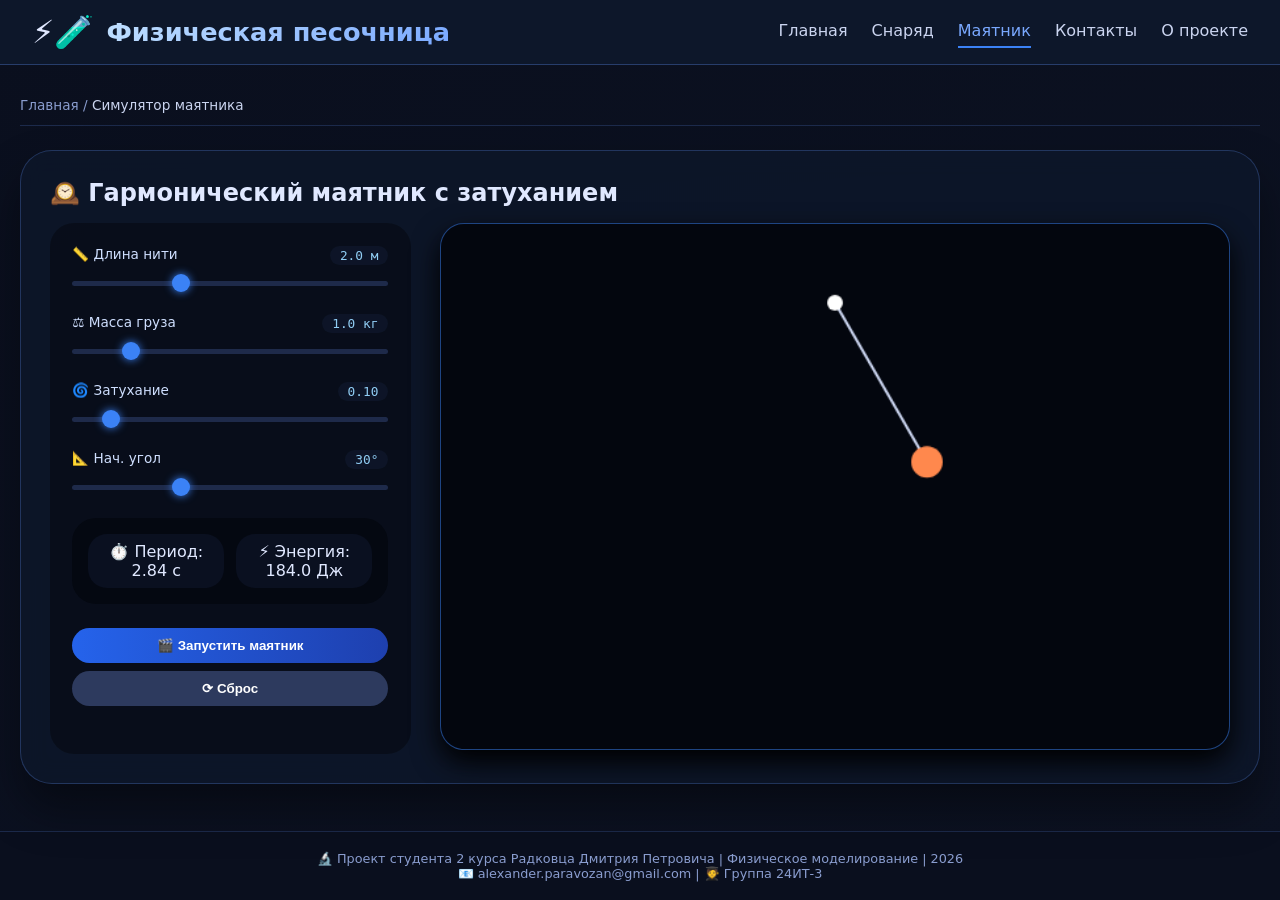
<file: pendulum.html>
<!DOCTYPE html>
<html lang="ru">
<style>
        * {
    margin: 0;
    padding: 0;
    box-sizing: border-box;
}

body {
    font-family: 'Segoe UI', 'Poppins', 'Inter', system-ui, sans-serif;
    background: linear-gradient(145deg, #0a0f1e 0%, #0c1222 100%);
    color: #e0e8ff;
    display: flex;
    flex-direction: column;
    min-height: 100vh;
}

/* контейнер для контента */
.container {
    max-width: 1400px;
    margin: 0 auto;
    padding: 20px;
    width: 100%;
    flex: 1;
}

/* --- header --- */
.main-header {
    background: rgba(15, 25, 45, 0.85);
    backdrop-filter: blur(12px);
    border-bottom: 1px solid rgba(100, 150, 255, 0.3);
    padding: 0.8rem 2rem;
    position: sticky;
    top: 0;
    z-index: 100;
}

.header-inner {
    max-width: 1400px;
    margin: 0 auto;
    display: flex;
    justify-content: space-between;
    align-items: center;
    flex-wrap: wrap;
    gap: 1rem;
}

.logo {
    display: flex;
    align-items: center;
    gap: 12px;
}

.logo span {
    font-size: 2rem;
}

.logo h1 {
    font-size: 1.6rem;
    background: linear-gradient(135deg, #c0e0ff, #7aa9ff);
    -webkit-background-clip: text;
    background-clip: text;
    color: transparent;
}

.nav-links {
    display: flex;
    gap: 1.5rem;
    flex-wrap: wrap;
}

.nav-links a {
    color: #cbd5f0;
    text-decoration: none;
    font-weight: 500;
    transition: 0.2s;
    padding: 6px 0;
    border-bottom: 2px solid transparent;
}

.nav-links a:hover,
.nav-links a.active {
    color: #7aa9ff;
    border-bottom-color: #3b82f6;
}

/* --- хлебные крошки --- */
.breadcrumbs {
    padding: 12px 0;
    font-size: 0.85rem;
    color: #8a9dcf;
    border-bottom: 1px solid rgba(100,150,255,0.2);
    margin-bottom: 1.5rem;
}

.breadcrumbs a {
    color: #8a9dcf;
    text-decoration: none;
}

.breadcrumbs a:hover {
    color: #3b82f6;
}

.breadcrumbs span {
    color: #cbd5f0;
}

/* --- карточки на главной --- */
.cards-grid {
    display: flex;
    flex-wrap: wrap;
    gap: 2rem;
    justify-content: center;
    margin: 2rem 0;
}

.card {
    background: rgba(15, 25, 45, 0.7);
    backdrop-filter: blur(8px);
    border-radius: 1.8rem;
    border: 1px solid rgba(100, 150, 255, 0.3);
    padding: 1.8rem;
    width: 300px;
    text-align: center;
    transition: transform 0.2s, box-shadow 0.2s;
}

.card:hover {
    transform: translateY(-5px);
    box-shadow: 0 15px 30px rgba(0,0,0,0.4);
}

.card-icon {
    font-size: 3rem;
    margin-bottom: 1rem;
}

.card h3 {
    margin-bottom: 0.8rem;
    color: #bbd9ff;
}

.card p {
    font-size: 0.9rem;
    color: #a0b5da;
    margin-bottom: 1.2rem;
}

.btn {
    display: inline-block;
    background: linear-gradient(90deg, #2563eb, #1e40af);
    padding: 8px 20px;
    border-radius: 2rem;
    color: white;
    text-decoration: none;
    font-weight: bold;
    transition: 0.2s;
    border: none;
    cursor: pointer;
}

.btn:hover {
    transform: scale(0.97);
    background: linear-gradient(90deg, #3b82f6, #1e3a8a);
}

/* --- форма обратной связи --- */
.form-container {
    max-width: 600px;
    margin: 0 auto;
    background: rgba(0, 0, 0, 0.4);
    border-radius: 2rem;
    padding: 2rem;
    border: 1px solid rgba(100,150,255,0.3);
}

.form-group {
    margin-bottom: 1.2rem;
}

.form-group label {
    display: block;
    margin-bottom: 6px;
    font-weight: 500;
    color: #cfdfff;
}

.form-group input,
.form-group textarea {
    width: 100%;
    padding: 12px;
    border-radius: 1rem;
    background: #0f172a;
    border: 1px solid #2d3a5e;
    color: white;
    font-family: inherit;
    outline: none;
    transition: 0.2s;
}

.form-group input:focus,
.form-group textarea:focus {
    border-color: #3b82f6;
    box-shadow: 0 0 6px #3b82f6;
}

.form-group textarea {
    resize: vertical;
    min-height: 100px;
}

/* --- симуляторы (стили из предыдущей версии) --- */
.simulator-card {
    background: rgba(15, 25, 45, 0.65);
    backdrop-filter: blur(12px);
    border-radius: 2rem;
    border: 1px solid rgba(100, 150, 255, 0.25);
    padding: 1.8rem;
    box-shadow: 0 25px 45px rgba(0, 0, 0, 0.4);
}
.dashboard {
    display: flex;
    flex-wrap: wrap;
    gap: 1.8rem;
}
.controls-panel {
    flex: 1.2;
    min-width: 260px;
    background: rgba(0, 0, 0, 0.35);
    border-radius: 1.5rem;
    padding: 1.4rem;
}
.canvas-area {
    flex: 3;
    min-width: 500px;
}
canvas {
    width: 100%;
    background: #03060e;
    border-radius: 1.5rem;
    border: 1px solid rgba(59, 130, 246, 0.5);
    box-shadow: 0 12px 28px black;
}
.param {
    margin-bottom: 1.5rem;
}
.param label {
    display: flex;
    justify-content: space-between;
    color: #cfdfff;
    margin-bottom: 6px;
    font-size: 0.85rem;
}
input[type="range"] {
    width: 100%;
    height: 5px;
    appearance: none;
    background: #1e2a4a;
    border-radius: 5px;
    outline: none;
}
input[type="range"]::-webkit-slider-thumb {
    appearance: none;
    width: 18px;
    height: 18px;
    border-radius: 50%;
    background: #3b82f6;
    cursor: pointer;
    box-shadow: 0 0 8px #3b82f6;
}
.value-display {
    background: #0f172ad9;
    padding: 2px 10px;
    border-radius: 24px;
    font-family: monospace;
    font-size: 0.8rem;
    color: #90cdf4;
}
.stats {
    background: #03060eaa;
    border-radius: 1.5rem;
    padding: 1rem;
    margin: 1rem 0;
    display: grid;
    grid-template-columns: 1fr 1fr;
    gap: 12px;
}
.stat-card {
    background: #0a1020;
    border-radius: 1.2rem;
    padding: 8px 12px;
    text-align: center;
}
.stat-label {
    font-size: 0.7rem;
    text-transform: uppercase;
    color: #7e93b5;
}
.stat-value {
    font-size: 1.3rem;
    font-weight: bold;
    font-family: monospace;
    color: #bbd9ff;
}
button {
    background: linear-gradient(90deg, #2563eb, #1e40af);
    border: none;
    padding: 10px 18px;
    border-radius: 2rem;
    font-weight: bold;
    color: white;
    width: 100%;
    margin-top: 8px;
    cursor: pointer;
    transition: 0.2s;
}
button:disabled {
    opacity: 0.5;
    cursor: not-allowed;
}
button:hover:not(:disabled) {
    transform: scale(0.98);
}
.air-toggle {
    display: flex;
    align-items: center;
    justify-content: space-between;
    background: #0f172a;
    padding: 10px 16px;
    border-radius: 2rem;
    margin-bottom: 1rem;
}
.switch {
    position: relative;
    display: inline-block;
    width: 48px;
    height: 24px;
}
.switch input {
    opacity: 0;
    width: 0;
    height: 0;
}
.slider {
    position: absolute;
    cursor: pointer;
    top: 0;
    left: 0;
    right: 0;
    bottom: 0;
    background-color: #334155;
    transition: 0.3s;
    border-radius: 34px;
}
.slider:before {
    position: absolute;
    content: "";
    height: 18px;
    width: 18px;
    left: 3px;
    bottom: 3px;
    background-color: white;
    transition: 0.3s;
    border-radius: 50%;
}
input:checked + .slider {
    background-color: #3b82f6;
}
input:checked + .slider:before {
    transform: translateX(24px);
}

/* --- footer --- */
.main-footer {
    background: rgba(10, 15, 30, 0.9);
    text-align: center;
    padding: 1.2rem;
    border-top: 1px solid rgba(100,150,255,0.2);
    font-size: 0.8rem;
    color: #8a9dcf;
    margin-top: auto;
}

/* --- адаптив под 360px --- */
@media (max-width: 768px) {
    .header-inner {
        flex-direction: column;
        text-align: center;
    }
    .nav-links {
        justify-content: center;
    }
    .dashboard {
        flex-direction: column;
    }
    .canvas-area {
        min-width: auto;
    }
    .simulator-card {
        padding: 1rem;
    }
    .controls-panel {
        min-width: auto;
    }
    .container {
        padding: 12px;
    }
    .cards-grid {
        flex-direction: column;
        align-items: center;
    }
    .card {
        width: 100%;
        max-width: 320px;
    }
}
@media (max-width: 600px) {
    .container {
        padding: 12px;
    }

    /* Управление: колонкой */
    .dashboard {
        flex-direction: column;
    }
    .controls-panel, .canvas-area {
        min-width: auto;
        width: 100%;
    }

    /* Увеличиваем отступы и размеры для пальцев */
    .param label {
        font-size: 1rem;
        margin-bottom: 8px;
    }
    input[type="range"] {
        height: 8px;           /* выше дорожка */
        margin: 12px 0;
    }
    input[type="range"]::-webkit-slider-thumb {
        width: 28px;
        height: 28px;
        background: #3b82f6;
        box-shadow: 0 0 6px #3b82f6;
    }
    button {
        padding: 14px 18px;
        font-size: 1.1rem;
        margin-top: 12px;
    }
    .stat-card {
        padding: 10px 6px;
    }
    .stat-value {
        font-size: 1.2rem;
    }
    /* Холст: фиксированная высота для мобильных */
    canvas {
        height: auto;
        min-height: 280px;
    }
    /* Переключатель сопротивления больше */
    .air-toggle {
        padding: 12px 16px;
    }
    .switch {
        width: 56px;
        height: 28px;
    }
    .switch .slider:before {
        height: 22px;
        width: 22px;
    }
    input:checked + .slider:before {
        transform: translateX(28px);
    }
    /* Хлебные крошки */
    .breadcrumbs {
        font-size: 0.75rem;
        margin-bottom: 1rem;
    }
    /* Карточки на главной */
    .card {
        width: 100%;
        max-width: none;
        padding: 1.2rem;
    }
    /* Форма обратной связи */
    .form-container {
        padding: 1.2rem;
    }
    .form-group input, .form-group textarea {
        padding: 12px;
        font-size: 16px; /* предотвращает масштабирование в iOS */
    }
}

/* Дополнительно для очень маленьких (менее 400px) */
@media (max-width: 400px) {
    .stats {
        grid-template-columns: 1fr; /* две строки в столбец */
        gap: 8px;
    }
    .stat-card {
        text-align: center;
    }
    .main-header .header-inner {
        gap: 0.5rem;
    }
    .nav-links a {
        font-size: 0.85rem;
        padding: 4px 6px;
    }
}
    </style>
<head>
    <meta charset="UTF-8">
    <meta name="viewport" content="width=device-width, initial-scale=1.0">
    <title>Маятник | Физическая песочница</title>
    <link rel="stylesheet" href="style.css">
</head>
<body>
    <header class="main-header">
        <div class="header-inner">
            <div class="logo">
                <span>⚡🧪</span>
                <h1>Физическая песочница</h1>
            </div>
            <nav class="nav-links">
                <a href="index.html">Главная</a>
                <a href="ballistics.html">Снаряд</a>
                <a href="pendulum.html" class="active">Маятник</a>
                <a href="contact.html">Контакты</a>
                <a href="about.html">О проекте</a>
            </nav>
        </div>
    </header>

    <div class="container">
        <div class="breadcrumbs">
            <a href="index.html">Главная</a> / <span>Симулятор маятника</span>
        </div>

        <div class="simulator-card">
            <h2 style="margin-top:0; margin-bottom:1rem;">🕰️ Гармонический маятник с затуханием</h2>
            <div class="dashboard">
                <div class="controls-panel">
                    <div class="param">
                        <label>📏 Длина нити <span id="lenVal" class="value-display">2.0 м</span></label>
                        <input type="range" id="length" min="0.5" max="5" step="0.1" value="2">
                    </div>
                    <div class="param">
                        <label>⚖️ Масса груза <span id="pendMassVal" class="value-display">1.0 кг</span></label>
                        <input type="range" id="pendMass" min="0.2" max="5" step="0.1" value="1">
                    </div>
                    <div class="param">
                        <label>🌀 Затухание <span id="dampingVal" class="value-display">0.10</span></label>
                        <input type="range" id="damping" min="0" max="1" step="0.01" value="0.1">
                    </div>
                    <div class="param">
                        <label>📐 Нач. угол <span id="anglePendVal" class="value-display">30°</span></label>
                        <input type="range" id="initAngle" min="5" max="80" step="1" value="30">
                    </div>
                    <div class="stats">
                        <div class="stat-card">⏱️ Период: <span id="period">—</span> с</div>
                        <div class="stat-card">⚡ Энергия: <span id="energy">—</span> Дж</div>
                    </div>
                    <button id="startPendulum">🎬 Запустить маятник</button>
                    <button id="resetPendulum" style="background:#2d3a5e;">⟳ Сброс</button>
                </div>
                <div class="canvas-area">
                    <canvas id="pendulumCanvas" width="600" height="400" style="width:100%; aspect-ratio:600/400"></canvas>
                </div>
            </div>
        </div>
    </div>

    <footer class="main-footer">
        <p>🔬 Проект студента 2 курса Радковца Дмитрия Петровича | Физическое моделирование | 2026</p>
        <p>📧 alexander.paravozan@gmail.com | 🧑‍🎓 Группа 24ИТ-3</p>
    </footer>

    <script>
        (function(){
            const canvas = document.getElementById('pendulumCanvas');
            const ctx = canvas.getContext('2d');
            canvas.width = 600; canvas.height = 400;
            
            let length = 2.0, mass = 1.0, damping = 0.1, initAngleDeg = 30;
            let angle = initAngleDeg * Math.PI/180;
            let angularVel = 0;
            let animating = false;
            let animId = null;
            let lastTime = 0;
            const g_pen = 9.81;
            const pivotX = canvas.width/2, pivotY = 60;
            
            const lenSlider = document.getElementById('length');
            const massSliderPen = document.getElementById('pendMass');
            const dampSlider = document.getElementById('damping');
            const angleSliderPen = document.getElementById('initAngle');
            const startBtn = document.getElementById('startPendulum');
            const resetBtnPen = document.getElementById('resetPendulum');
            const lenVal = document.getElementById('lenVal');
            const massValPen = document.getElementById('pendMassVal');
            const dampValSpan = document.getElementById('dampingVal');
            const angleValPen = document.getElementById('anglePendVal');
            const periodSpan = document.getElementById('period');
            const energySpan = document.getElementById('energy');
            
            function updateLabelsPen() {
                lenVal.innerText = length.toFixed(1)+" м";
                massValPen.innerText = mass.toFixed(1)+" кг";
                dampValSpan.innerText = damping.toFixed(2);
                angleValPen.innerText = initAngleDeg+"°";
                let T = 2 * Math.PI * Math.sqrt(length/g_pen);
                periodSpan.innerText = T.toFixed(2);
            }
            
            function drawPendulum() {
                ctx.clearRect(0, 0, canvas.width, canvas.height);
                ctx.strokeStyle = "#cbd5f0";
                ctx.fillStyle = "#ff884d";
                ctx.lineWidth = 2;
                let bobX = pivotX + length * 70 * Math.sin(angle);
                let bobY = pivotY + length * 70 * Math.cos(angle);
                ctx.beginPath();
                ctx.moveTo(pivotX, pivotY);
                ctx.lineTo(bobX, bobY);
                ctx.stroke();
                ctx.beginPath();
                ctx.arc(bobX, bobY, 12, 0, 2*Math.PI);
                ctx.fill();
                ctx.fillStyle = "white";
                ctx.beginPath();
                ctx.arc(pivotX, pivotY, 6, 0, 2*Math.PI);
                ctx.fill();
                let speedLin = angularVel * length * 70;
                let energy = 0.5 * mass * speedLin*speedLin + mass * g_pen * (length*70 - length*70*Math.cos(angle));
                energySpan.innerText = energy.toFixed(1);
            }
            
            function updatePhysics(dt) {
                let alpha = -(g_pen/length) * Math.sin(angle) - damping * angularVel;
                angularVel += alpha * dt;
                angle += angularVel * dt;
                if (Math.abs(angle) < 0.01 && Math.abs(angularVel) < 0.01 && animating) {
                    stopAnim();
                }
            }
            
            function animate(now) {
                if (!animating) return;
                if (!lastTime) { lastTime = now; requestAnimationFrame(animate); return; }
                let dt = Math.min(0.033, (now - lastTime)/1000);
                if (dt>0) updatePhysics(dt);
                drawPendulum();
                lastTime = now;
                animId = requestAnimationFrame(animate);
            }
            
            function stopAnim() {
                if (animId) cancelAnimationFrame(animId);
                animating = false;
                lastTime = 0;
            }
            
            function startAnim() {
                stopAnim();
                angle = initAngleDeg * Math.PI/180;
                angularVel = 0;
                animating = true;
                lastTime = 0;
                animId = requestAnimationFrame(animate);
            }
            
            function resetPendulum() {
                stopAnim();
                angle = initAngleDeg * Math.PI/180;
                angularVel = 0;
                drawPendulum();
            }
            
            lenSlider.addEventListener('input', () => { length = parseFloat(lenSlider.value); updateLabelsPen(); resetPendulum(); });
            massSliderPen.addEventListener('input', () => { mass = parseFloat(massSliderPen.value); updateLabelsPen(); resetPendulum(); });
            dampSlider.addEventListener('input', () => { damping = parseFloat(dampSlider.value); updateLabelsPen(); resetPendulum(); });
            angleSliderPen.addEventListener('input', () => { initAngleDeg = parseFloat(angleSliderPen.value); updateLabelsPen(); resetPendulum(); });
            startBtn.addEventListener('click', startAnim);
            resetBtnPen.addEventListener('click', resetPendulum);
            
            updateLabelsPen();
            drawPendulum();
        })();
    </script>
</body>
</html>
</file>
<file: style.css>
/* reset & base */
* {
    margin: 0;
    padding: 0;
    box-sizing: border-box;
}

body {
    font-family: 'Segoe UI', 'Poppins', 'Inter', system-ui, sans-serif;
    background: linear-gradient(145deg, #0a0f1e 0%, #0c1222 100%);
    color: #e0e8ff;
    display: flex;
    flex-direction: column;
    min-height: 100vh;
}

/* контейнер для контента */
.container {
    max-width: 1400px;
    margin: 0 auto;
    padding: 20px;
    width: 100%;
    flex: 1;
}

/* --- header --- */
.main-header {
    background: rgba(15, 25, 45, 0.85);
    backdrop-filter: blur(12px);
    border-bottom: 1px solid rgba(100, 150, 255, 0.3);
    padding: 0.8rem 2rem;
    position: sticky;
    top: 0;
    z-index: 100;
}

.header-inner {
    max-width: 1400px;
    margin: 0 auto;
    display: flex;
    justify-content: space-between;
    align-items: center;
    flex-wrap: wrap;
    gap: 1rem;
}

.logo {
    display: flex;
    align-items: center;
    gap: 12px;
}

.logo span {
    font-size: 2rem;
}

.logo h1 {
    font-size: 1.6rem;
    background: linear-gradient(135deg, #c0e0ff, #7aa9ff);
    -webkit-background-clip: text;
    background-clip: text;
    color: transparent;
}

.nav-links {
    display: flex;
    gap: 1.5rem;
    flex-wrap: wrap;
}

.nav-links a {
    color: #cbd5f0;
    text-decoration: none;
    font-weight: 500;
    transition: 0.2s;
    padding: 6px 0;
    border-bottom: 2px solid transparent;
}

.nav-links a:hover,
.nav-links a.active {
    color: #7aa9ff;
    border-bottom-color: #3b82f6;
}

/* --- хлебные крошки --- */
.breadcrumbs {
    padding: 12px 0;
    font-size: 0.85rem;
    color: #8a9dcf;
    border-bottom: 1px solid rgba(100,150,255,0.2);
    margin-bottom: 1.5rem;
}

.breadcrumbs a {
    color: #8a9dcf;
    text-decoration: none;
}

.breadcrumbs a:hover {
    color: #3b82f6;
}

.breadcrumbs span {
    color: #cbd5f0;
}

/* --- карточки на главной --- */
.cards-grid {
    display: flex;
    flex-wrap: wrap;
    gap: 2rem;
    justify-content: center;
    margin: 2rem 0;
}

.card {
    background: rgba(15, 25, 45, 0.7);
    backdrop-filter: blur(8px);
    border-radius: 1.8rem;
    border: 1px solid rgba(100, 150, 255, 0.3);
    padding: 1.8rem;
    width: 300px;
    text-align: center;
    transition: transform 0.2s, box-shadow 0.2s;
}

.card:hover {
    transform: translateY(-5px);
    box-shadow: 0 15px 30px rgba(0,0,0,0.4);
}

.card-icon {
    font-size: 3rem;
    margin-bottom: 1rem;
}

.card h3 {
    margin-bottom: 0.8rem;
    color: #bbd9ff;
}

.card p {
    font-size: 0.9rem;
    color: #a0b5da;
    margin-bottom: 1.2rem;
}

.btn {
    display: inline-block;
    background: linear-gradient(90deg, #2563eb, #1e40af);
    padding: 8px 20px;
    border-radius: 2rem;
    color: white;
    text-decoration: none;
    font-weight: bold;
    transition: 0.2s;
    border: none;
    cursor: pointer;
}

.btn:hover {
    transform: scale(0.97);
    background: linear-gradient(90deg, #3b82f6, #1e3a8a);
}

/* --- форма обратной связи --- */
.form-container {
    max-width: 600px;
    margin: 0 auto;
    background: rgba(0, 0, 0, 0.4);
    border-radius: 2rem;
    padding: 2rem;
    border: 1px solid rgba(100,150,255,0.3);
}

.form-group {
    margin-bottom: 1.2rem;
}

.form-group label {
    display: block;
    margin-bottom: 6px;
    font-weight: 500;
    color: #cfdfff;
}

.form-group input,
.form-group textarea {
    width: 100%;
    padding: 12px;
    border-radius: 1rem;
    background: #0f172a;
    border: 1px solid #2d3a5e;
    color: white;
    font-family: inherit;
    outline: none;
    transition: 0.2s;
}

.form-group input:focus,
.form-group textarea:focus {
    border-color: #3b82f6;
    box-shadow: 0 0 6px #3b82f6;
}

.form-group textarea {
    resize: vertical;
    min-height: 100px;
}

/* --- симуляторы (стили из предыдущей версии) --- */
.simulator-card {
    background: rgba(15, 25, 45, 0.65);
    backdrop-filter: blur(12px);
    border-radius: 2rem;
    border: 1px solid rgba(100, 150, 255, 0.25);
    padding: 1.8rem;
    box-shadow: 0 25px 45px rgba(0, 0, 0, 0.4);
}
.dashboard {
    display: flex;
    flex-wrap: wrap;
    gap: 1.8rem;
}
.controls-panel {
    flex: 1.2;
    min-width: 260px;
    background: rgba(0, 0, 0, 0.35);
    border-radius: 1.5rem;
    padding: 1.4rem;
}
.canvas-area {
    flex: 3;
    min-width: 500px;
}
canvas {
    width: 100%;
    background: #03060e;
    border-radius: 1.5rem;
    border: 1px solid rgba(59, 130, 246, 0.5);
    box-shadow: 0 12px 28px black;
}
.param {
    margin-bottom: 1.5rem;
}
.param label {
    display: flex;
    justify-content: space-between;
    color: #cfdfff;
    margin-bottom: 6px;
    font-size: 0.85rem;
}
input[type="range"] {
    width: 100%;
    height: 5px;
    appearance: none;
    background: #1e2a4a;
    border-radius: 5px;
    outline: none;
}
input[type="range"]::-webkit-slider-thumb {
    appearance: none;
    width: 18px;
    height: 18px;
    border-radius: 50%;
    background: #3b82f6;
    cursor: pointer;
    box-shadow: 0 0 8px #3b82f6;
}
.value-display {
    background: #0f172ad9;
    padding: 2px 10px;
    border-radius: 24px;
    font-family: monospace;
    font-size: 0.8rem;
    color: #90cdf4;
}
.stats {
    background: #03060eaa;
    border-radius: 1.5rem;
    padding: 1rem;
    margin: 1rem 0;
    display: grid;
    grid-template-columns: 1fr 1fr;
    gap: 12px;
}
.stat-card {
    background: #0a1020;
    border-radius: 1.2rem;
    padding: 8px 12px;
    text-align: center;
}
.stat-label {
    font-size: 0.7rem;
    text-transform: uppercase;
    color: #7e93b5;
}
.stat-value {
    font-size: 1.3rem;
    font-weight: bold;
    font-family: monospace;
    color: #bbd9ff;
}
button {
    background: linear-gradient(90deg, #2563eb, #1e40af);
    border: none;
    padding: 10px 18px;
    border-radius: 2rem;
    font-weight: bold;
    color: white;
    width: 100%;
    margin-top: 8px;
    cursor: pointer;
    transition: 0.2s;
}
button:disabled {
    opacity: 0.5;
    cursor: not-allowed;
}
button:hover:not(:disabled) {
    transform: scale(0.98);
}
.air-toggle {
    display: flex;
    align-items: center;
    justify-content: space-between;
    background: #0f172a;
    padding: 10px 16px;
    border-radius: 2rem;
    margin-bottom: 1rem;
}
.switch {
    position: relative;
    display: inline-block;
    width: 48px;
    height: 24px;
}
.switch input {
    opacity: 0;
    width: 0;
    height: 0;
}
.slider {
    position: absolute;
    cursor: pointer;
    top: 0;
    left: 0;
    right: 0;
    bottom: 0;
    background-color: #334155;
    transition: 0.3s;
    border-radius: 34px;
}
.slider:before {
    position: absolute;
    content: "";
    height: 18px;
    width: 18px;
    left: 3px;
    bottom: 3px;
    background-color: white;
    transition: 0.3s;
    border-radius: 50%;
}
input:checked + .slider {
    background-color: #3b82f6;
}
input:checked + .slider:before {
    transform: translateX(24px);
}

/* --- footer --- */
.main-footer {
    background: rgba(10, 15, 30, 0.9);
    text-align: center;
    padding: 1.2rem;
    border-top: 1px solid rgba(100,150,255,0.2);
    font-size: 0.8rem;
    color: #8a9dcf;
    margin-top: auto;
}

/* --- адаптив под 360px --- */
@media (max-width: 768px) {
    .header-inner {
        flex-direction: column;
        text-align: center;
    }
    .nav-links {
        justify-content: center;
    }
    .dashboard {
        flex-direction: column;
    }
    .canvas-area {
        min-width: auto;
    }
    .simulator-card {
        padding: 1rem;
    }
    .controls-panel {
        min-width: auto;
    }
    .container {
        padding: 12px;
    }
    .cards-grid {
        flex-direction: column;
        align-items: center;
    }
    .card {
        width: 100%;
        max-width: 320px;
    }
}
</file>
